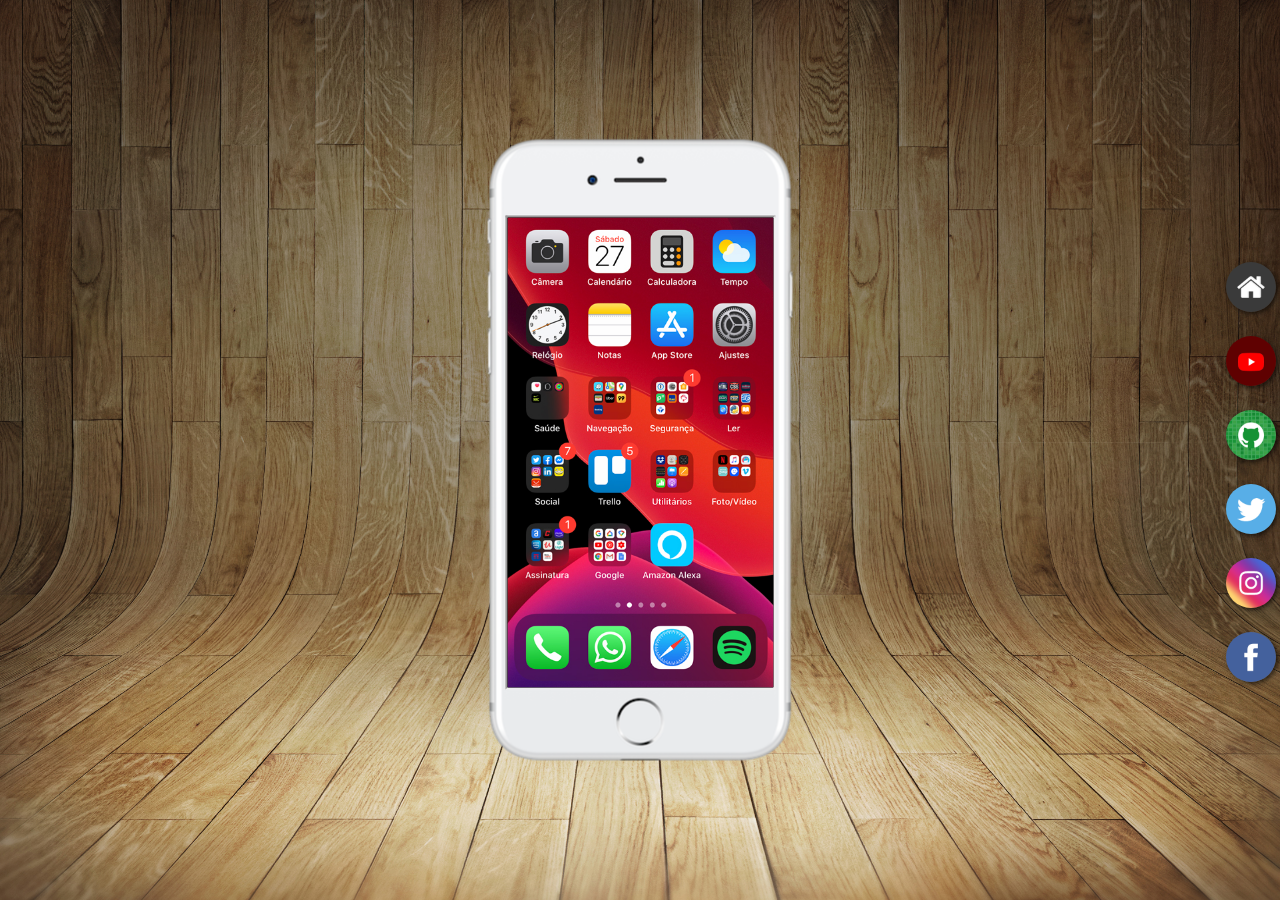
<file: index.html>
<!DOCTYPE html>
<html lang="pt-br">
<head>
    <meta charset="UTF-8">
    <meta name="viewport" content="width=device-width, initial-scale=1.0">
    <title>Projeto redes sociais</title>
    <link rel="shortcut icon" href="favicon.ico" type="image/x-icon">
    <link rel="stylesheet" href="styles/style.css">
</head>
<body>
    <main>
        <section id="phone">
            <iframe src="home.html" name="screen" id="screen">
                Seu navegador não é compativel com iframes T-T
            </iframe>
        </section>
        <section id="bar">
            <a href="home.html" target="screen"><img src="imagens/logo-home.jpg" alt="home"></a><br>
            <a href="youtube.html" target="screen"><img src="imagens/logo-youtube.jpg" alt="Youtube"></a><br>
            <a href="github.html" target="screen"><img src="imagens/logo-github.jpg" alt="GitHub"></a><br>
            <a href="twitter.html" target="screen"><img src="imagens/logo-twitter.jpg" alt="Twitter"></a><br>
            <a href="instagram.html" target="screen"><img src="imagens/logo-instagram.jpg" alt="instagram"></a><br>
            <a href="facebook.html" target="screen"><img src="imagens/logo-facebook.jpg" alt="facebook"></a><br>
        </section>
    </main>
</body>
</html>
</file>
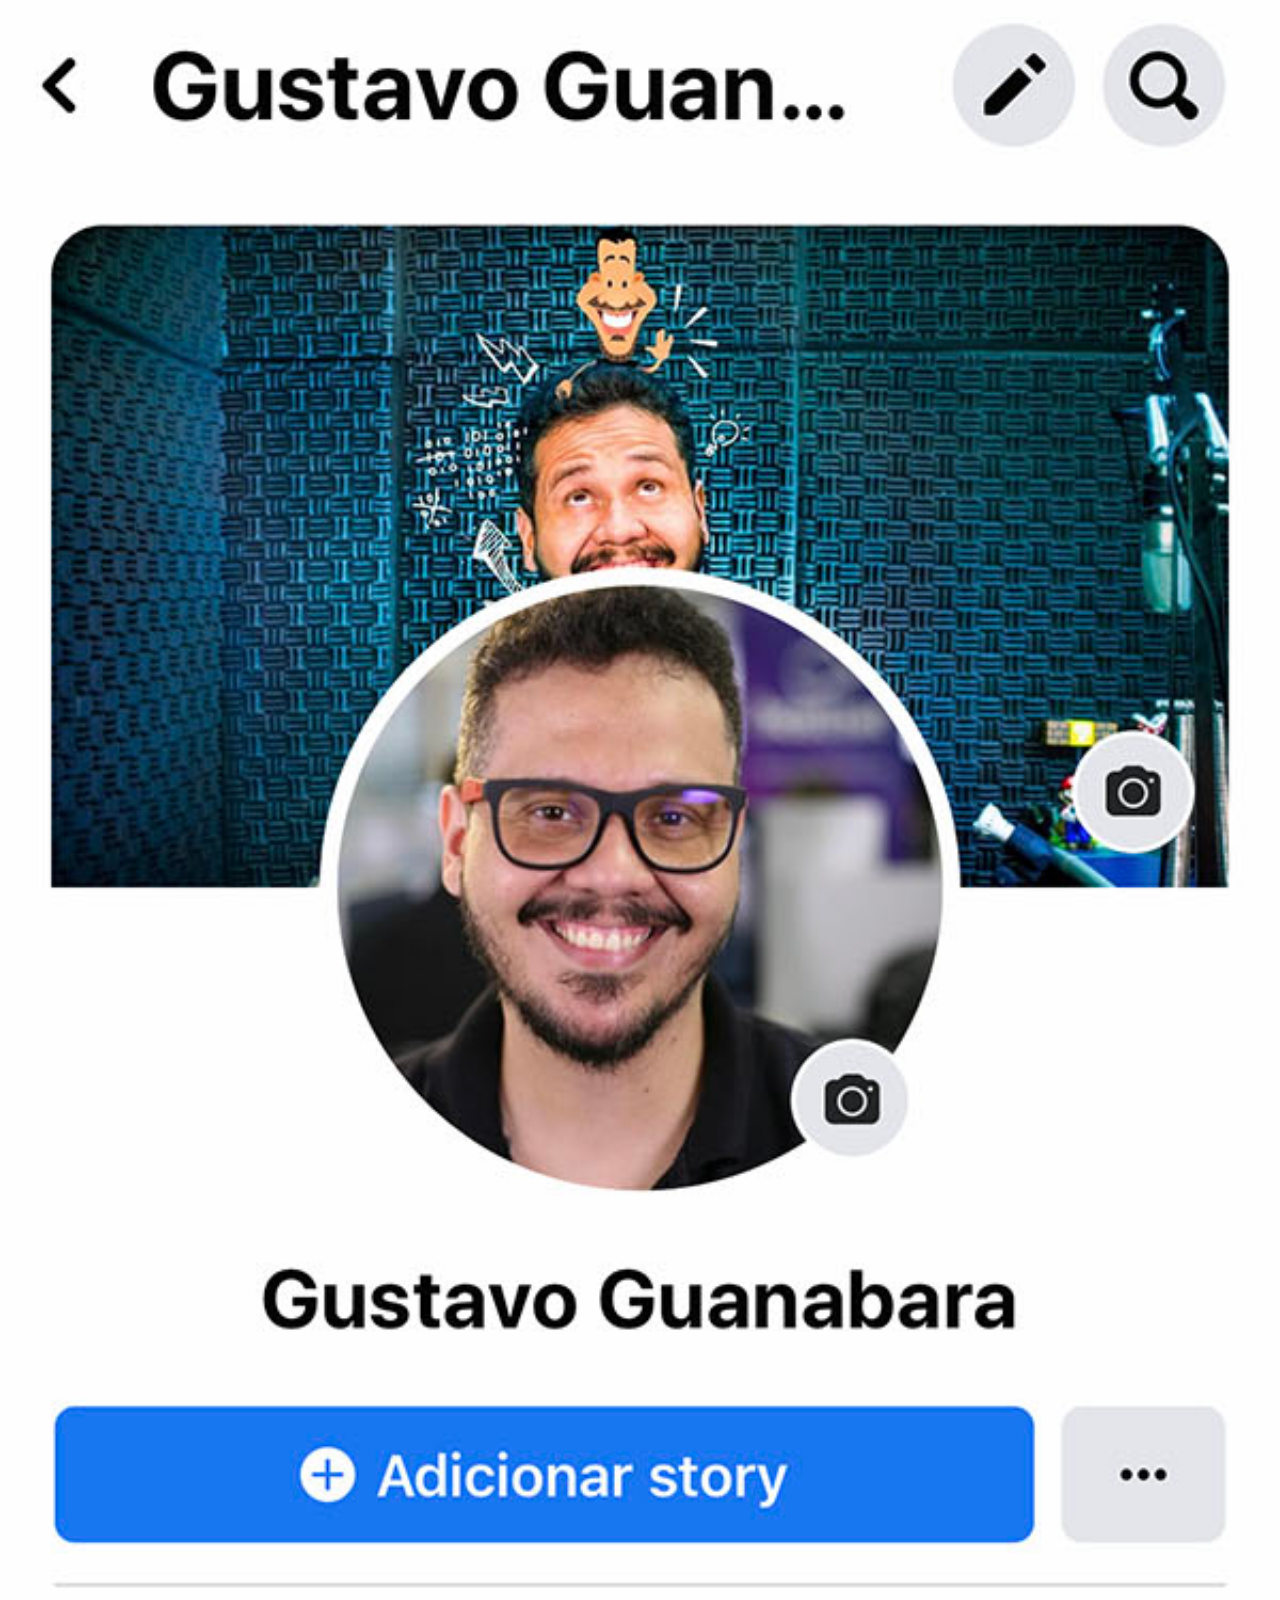
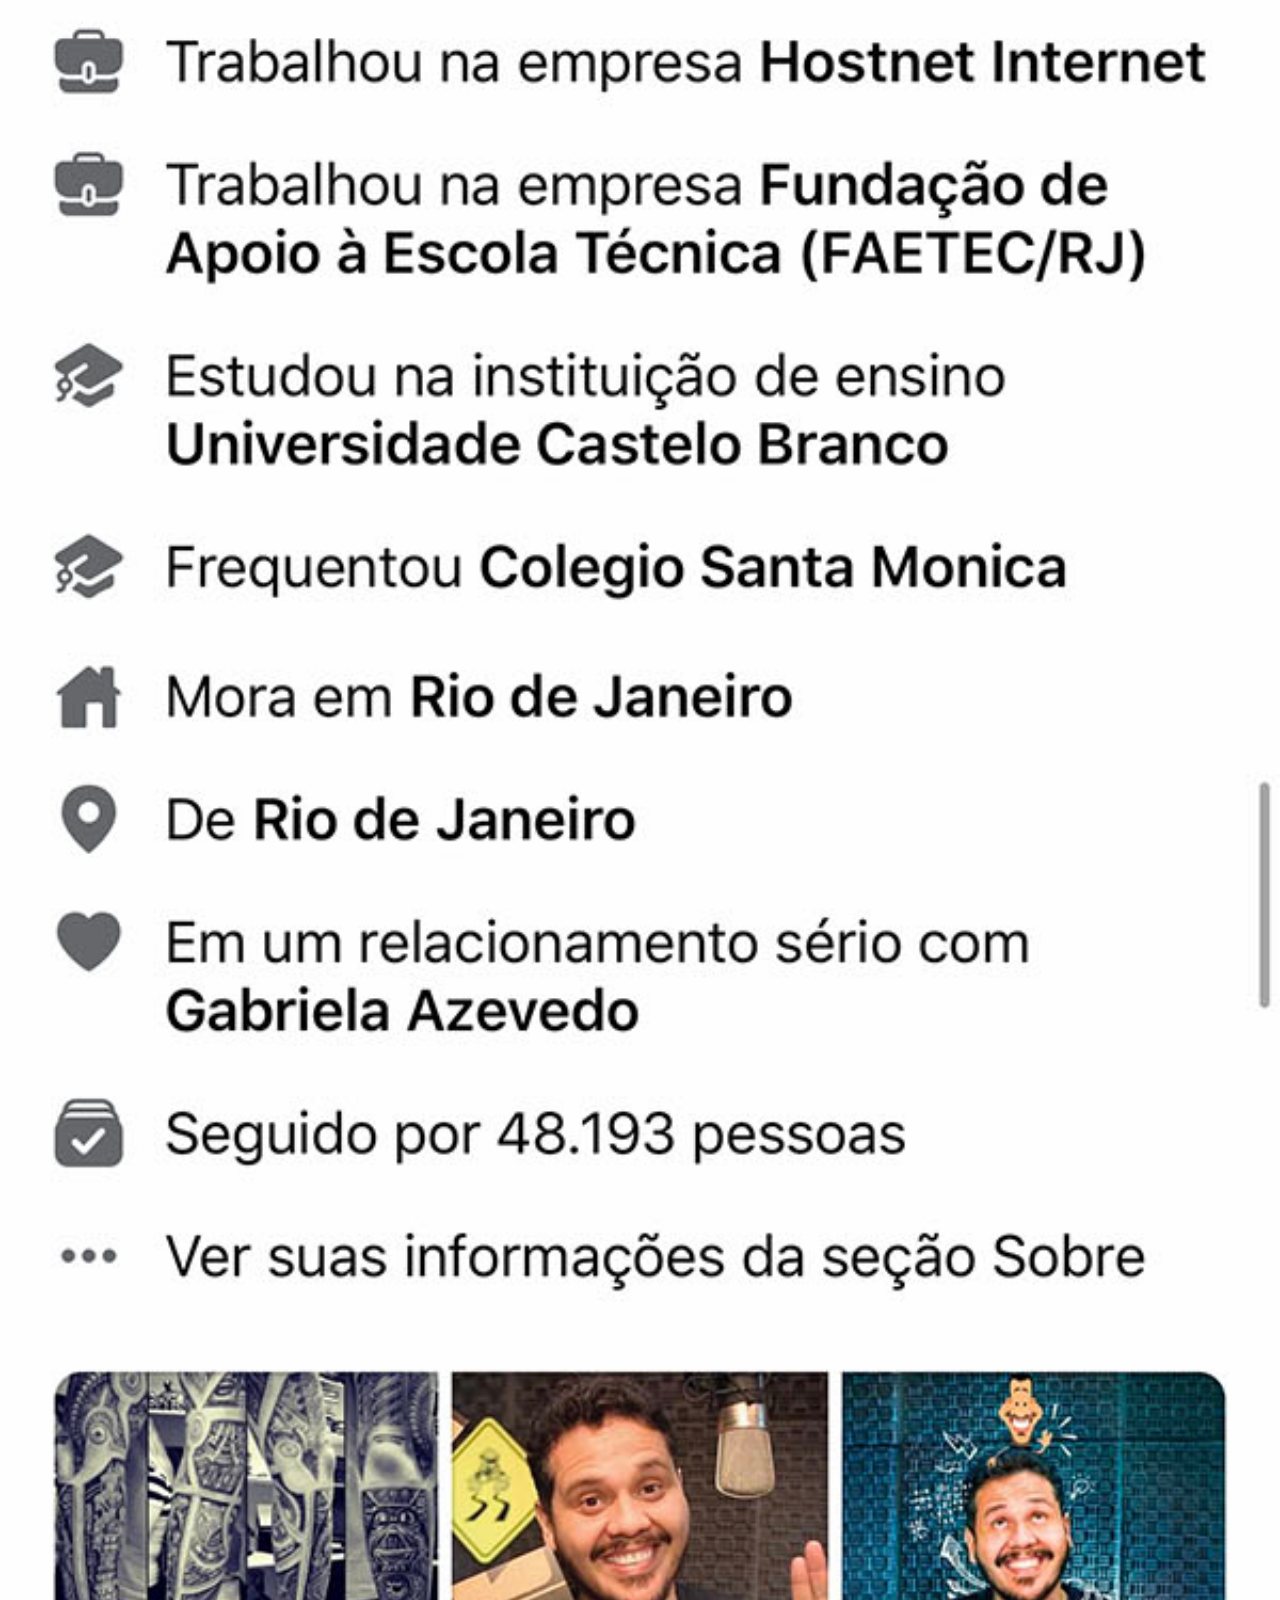
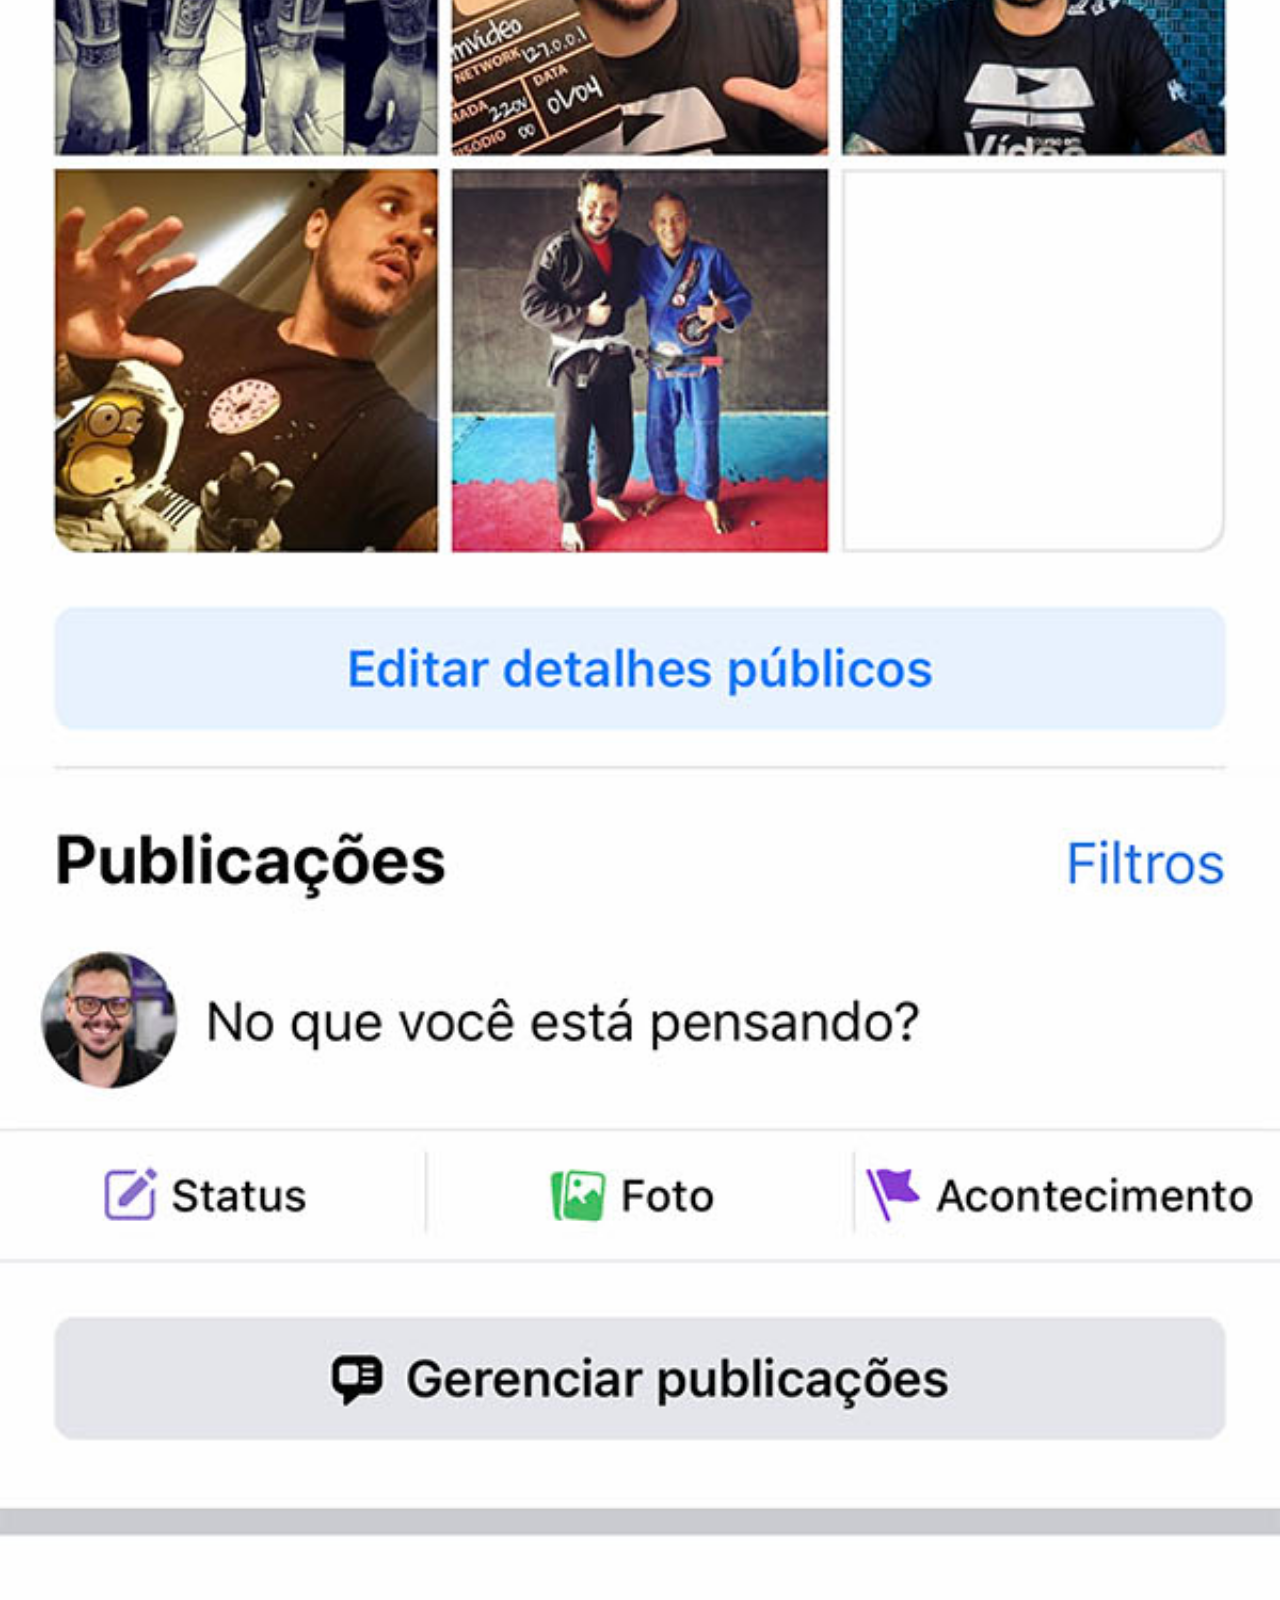
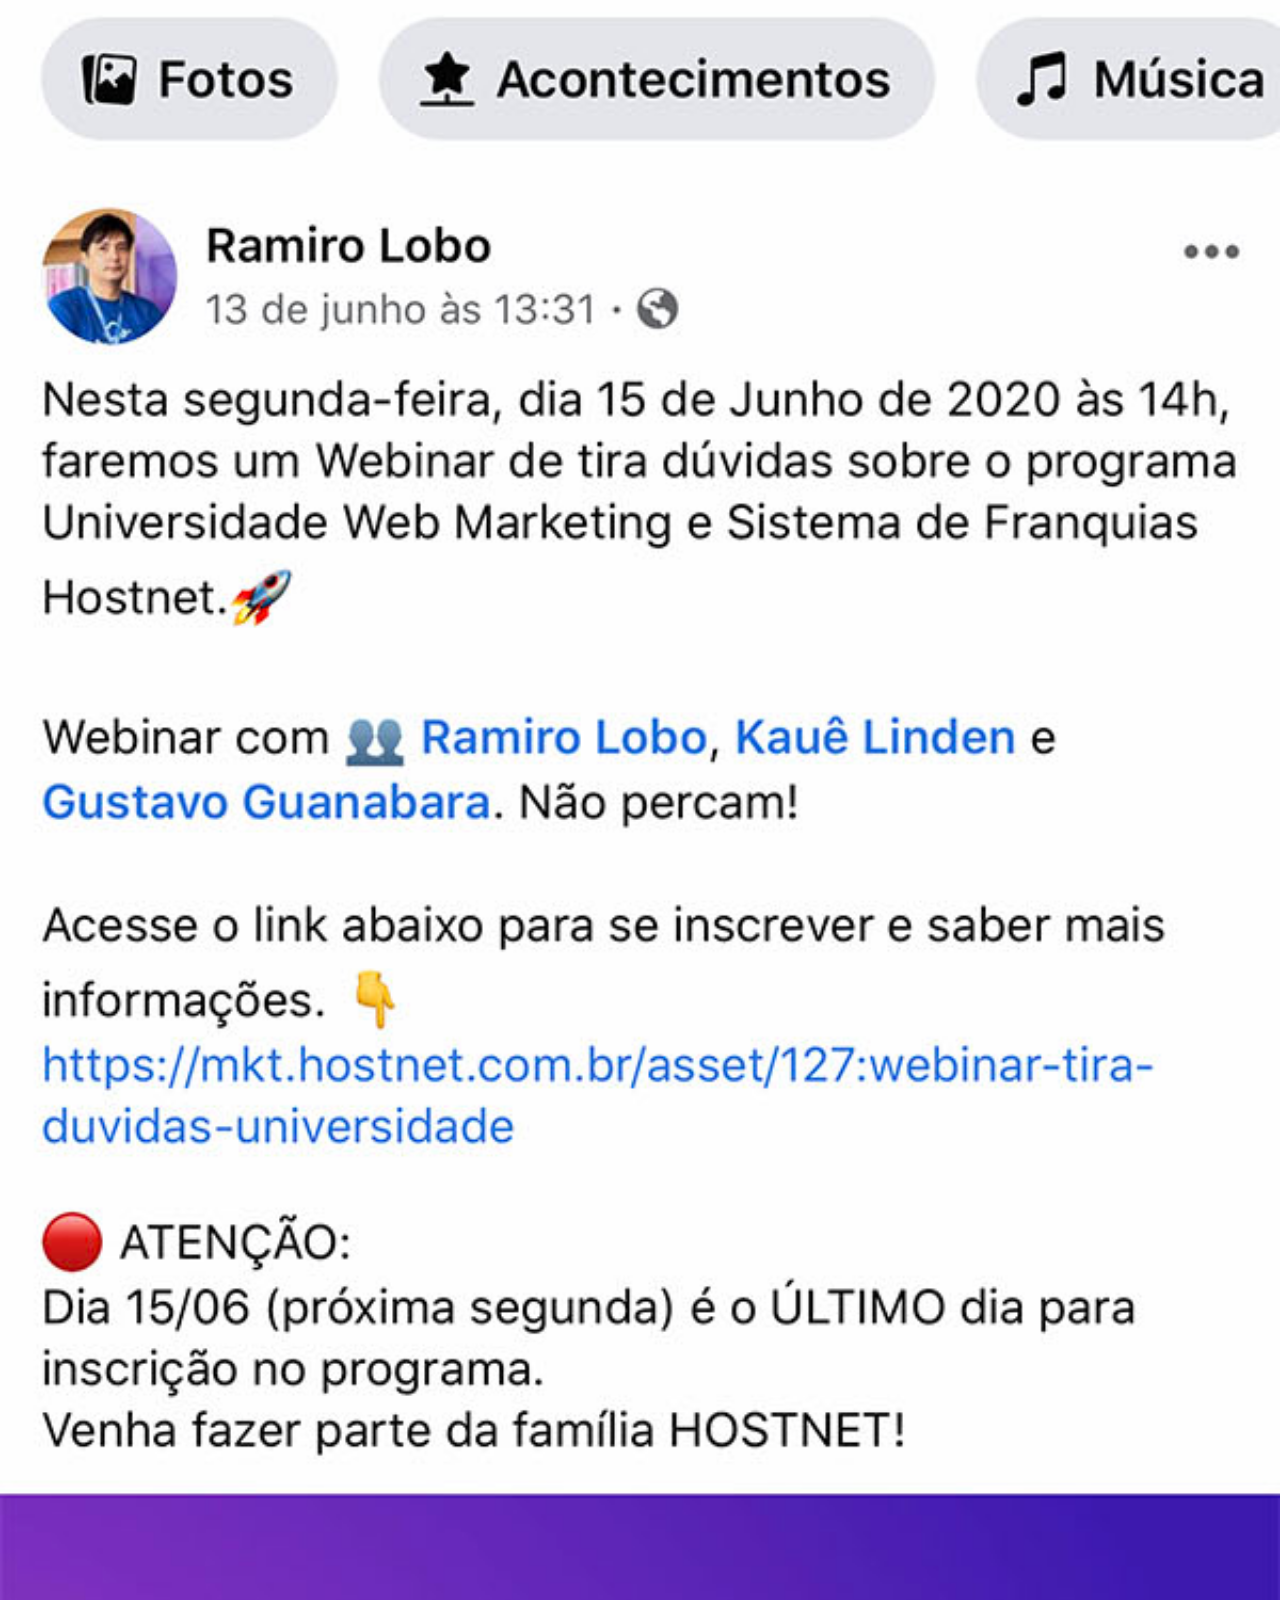
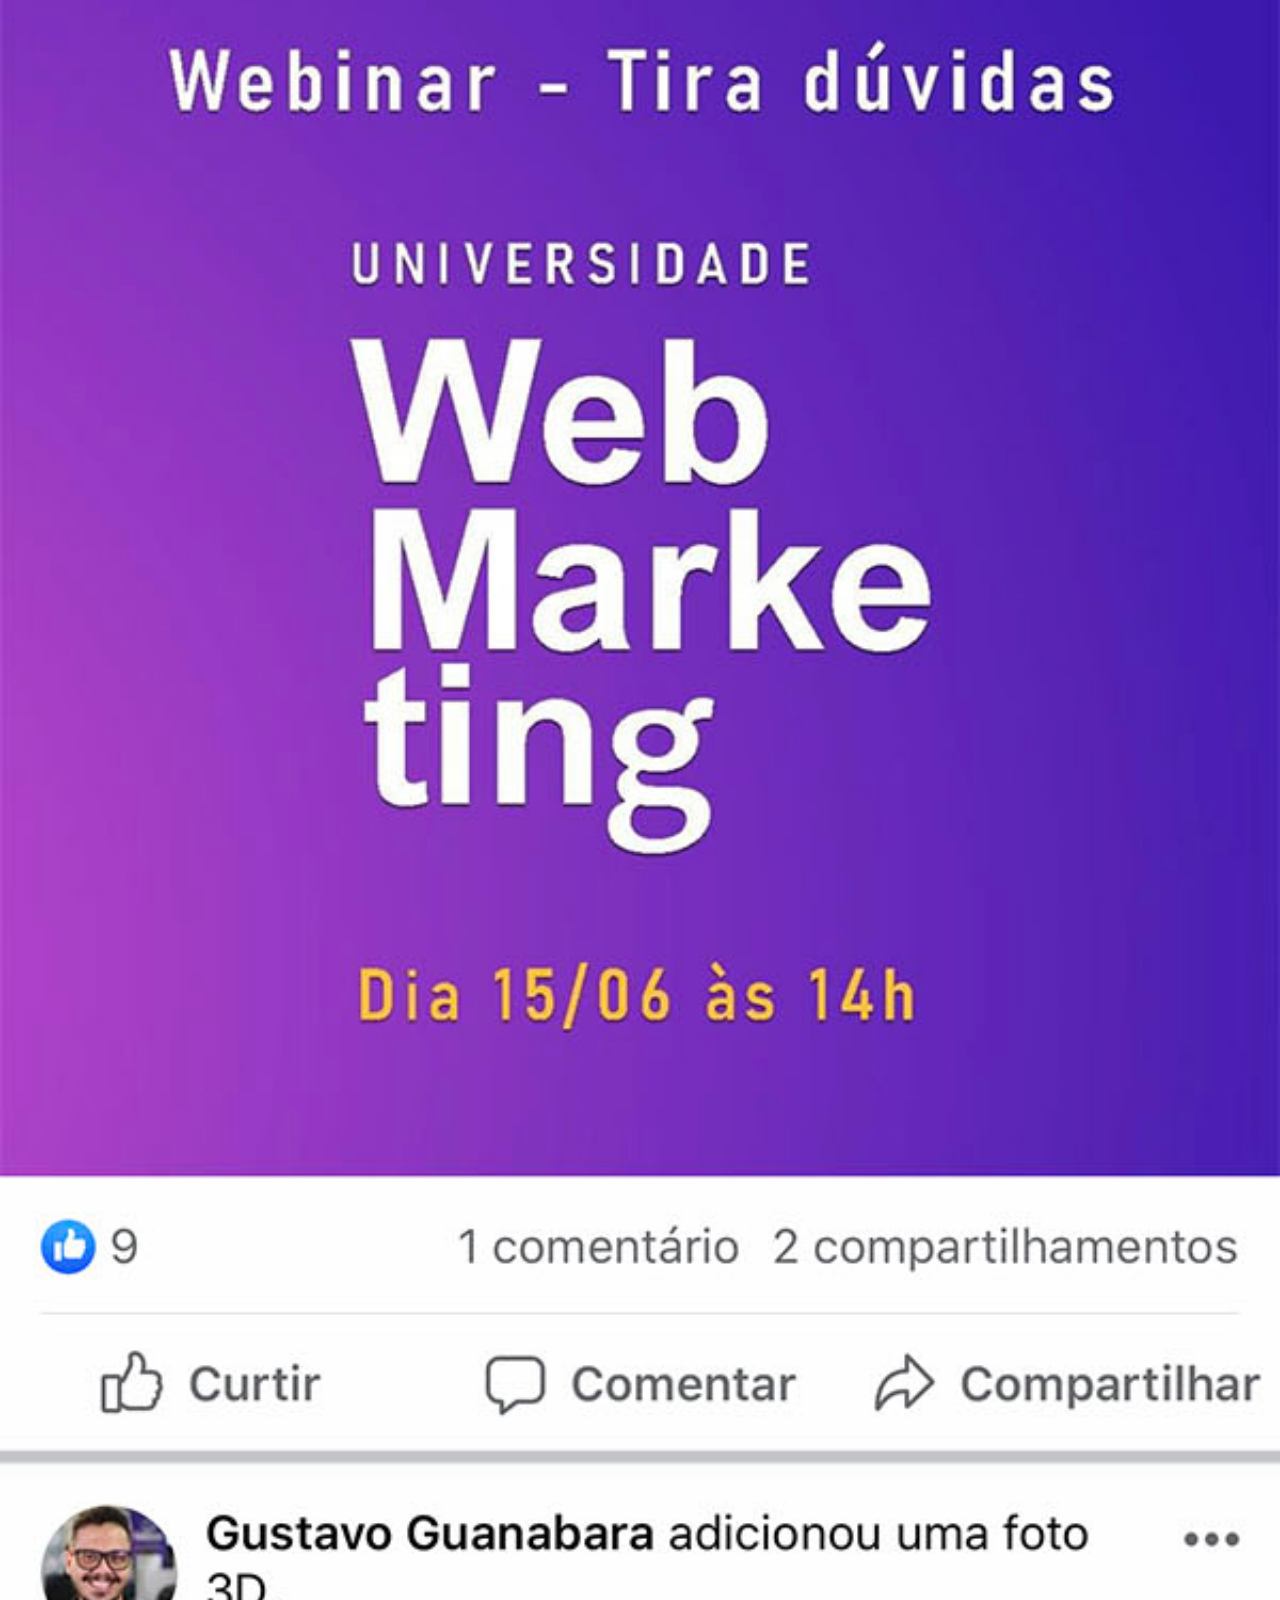
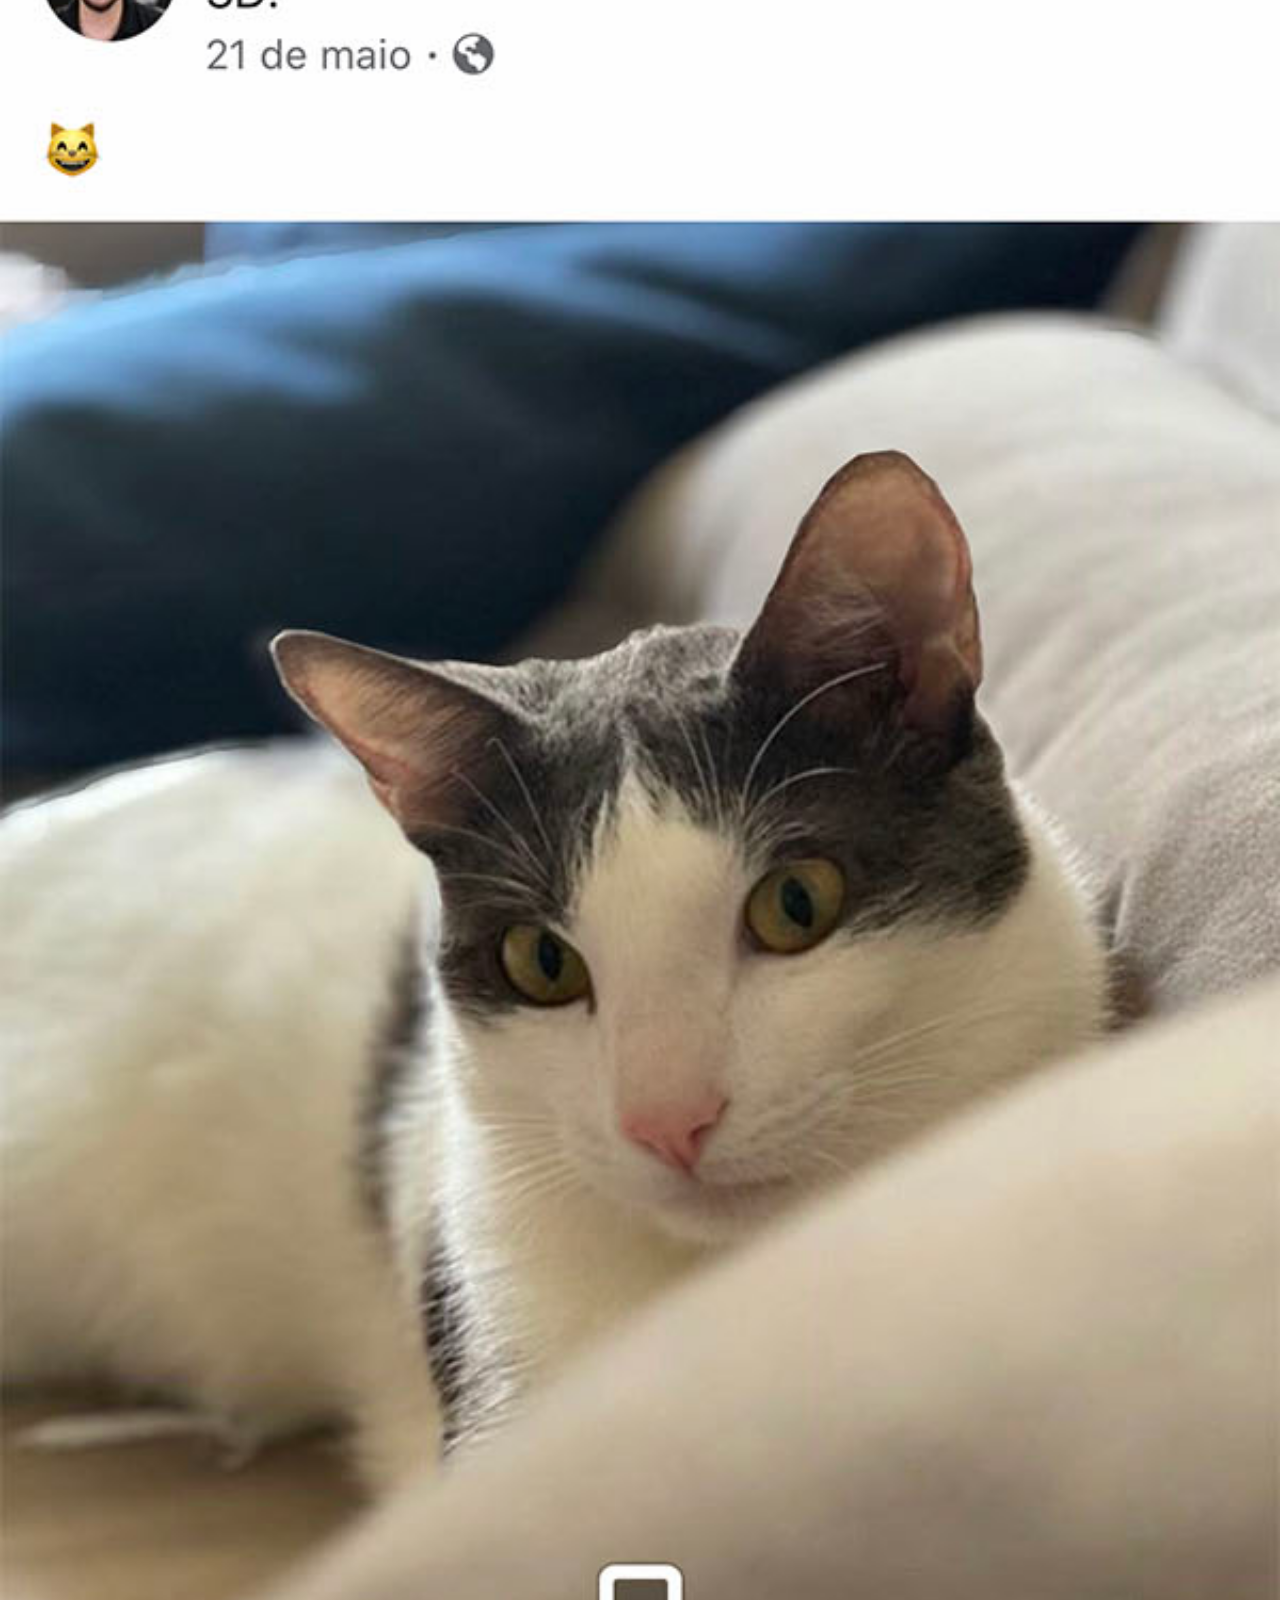
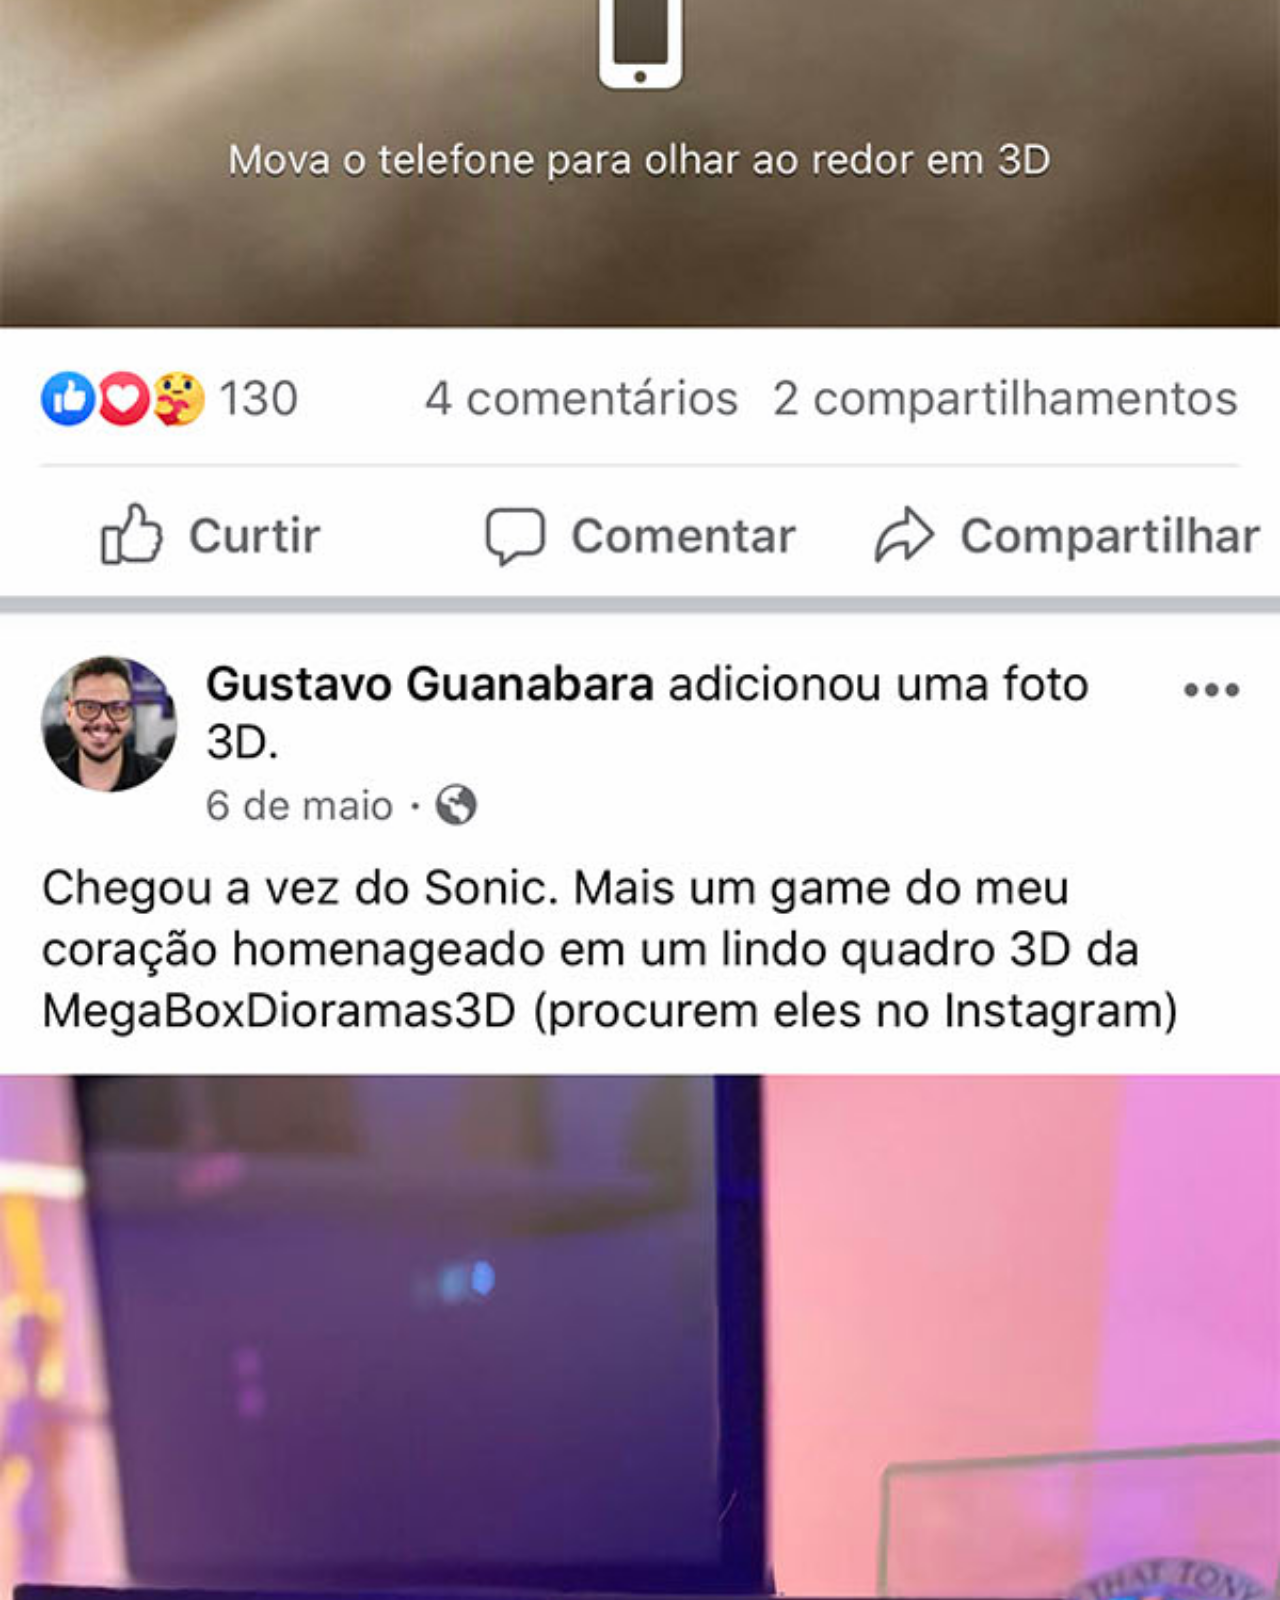
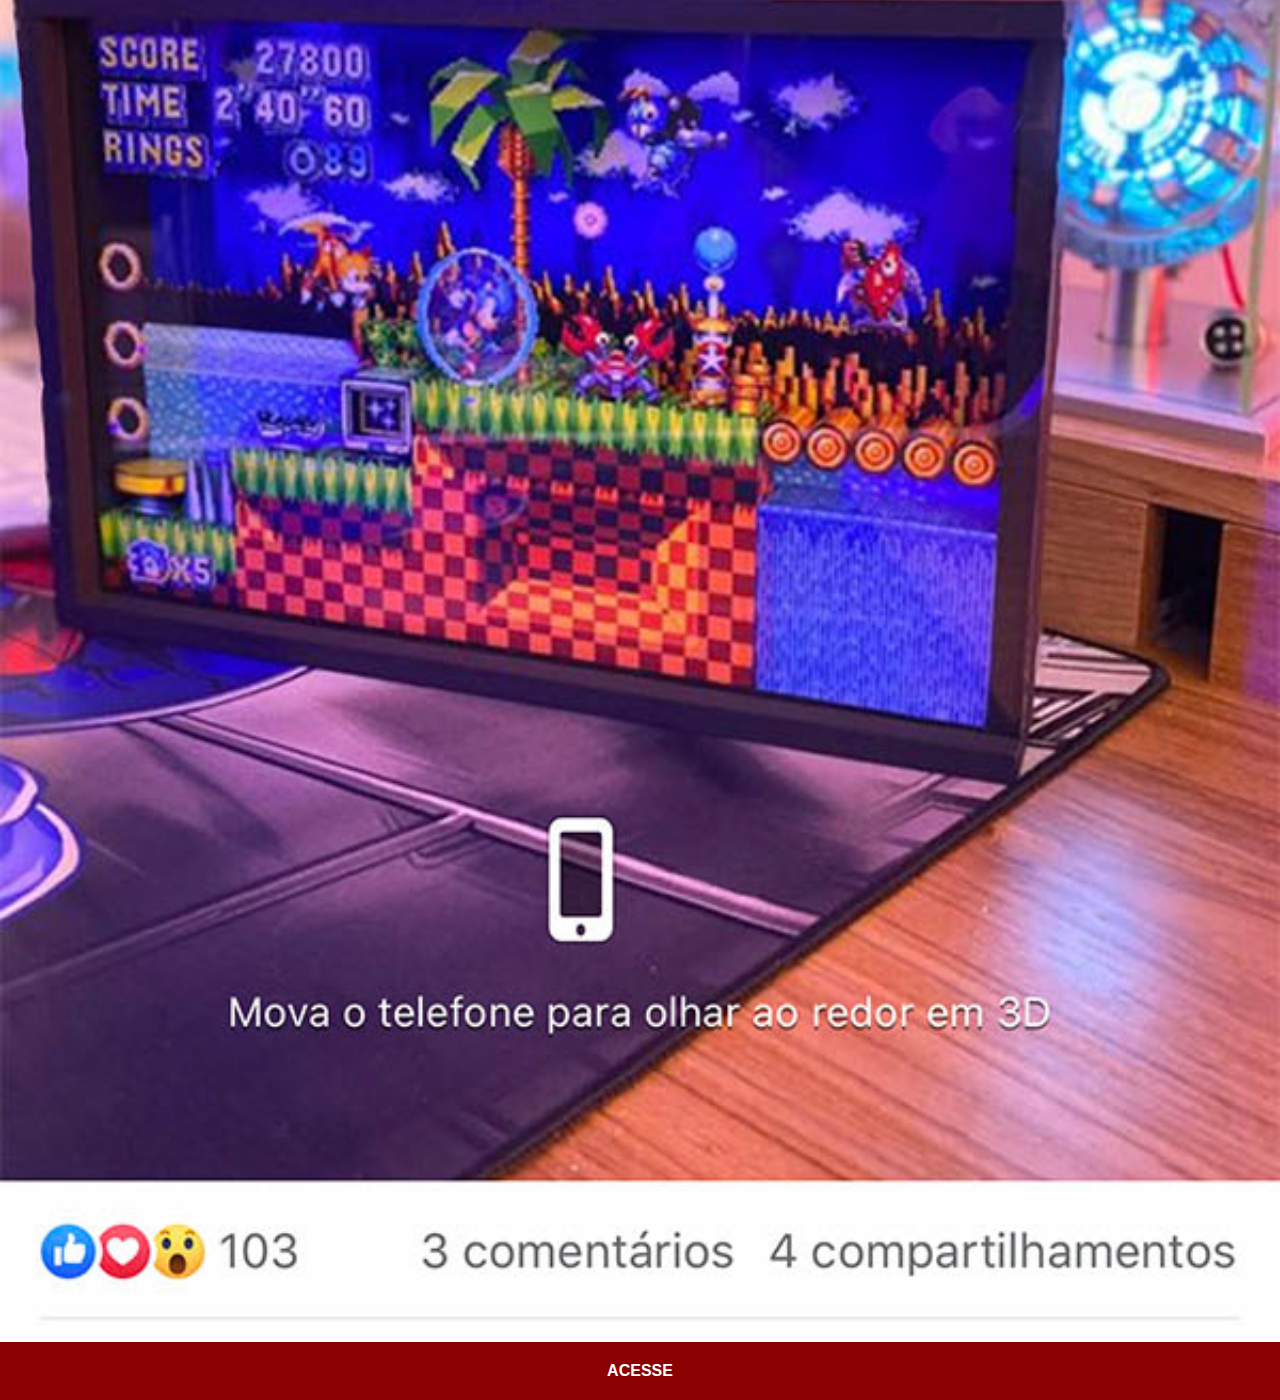
<file: facebook.html>
<!DOCTYPE html>
<html lang="pt-br">
<head>
    <meta charset="UTF-8">
    <meta name="viewport" content="width=device-width, initial-scale=1.0">
    <title>Facebook</title>
    <link rel="stylesheet" href="styles/bar.css">
</head>
<body>
    <img src="imagens/tela-facebook.jpg" alt="Curso em video facebook screen">
    <a href="https://www.facebook.com/gustavoguanabara/?locale=pt_BR" target="_blank">ACESSE</a>
</body>
</html>
</file>
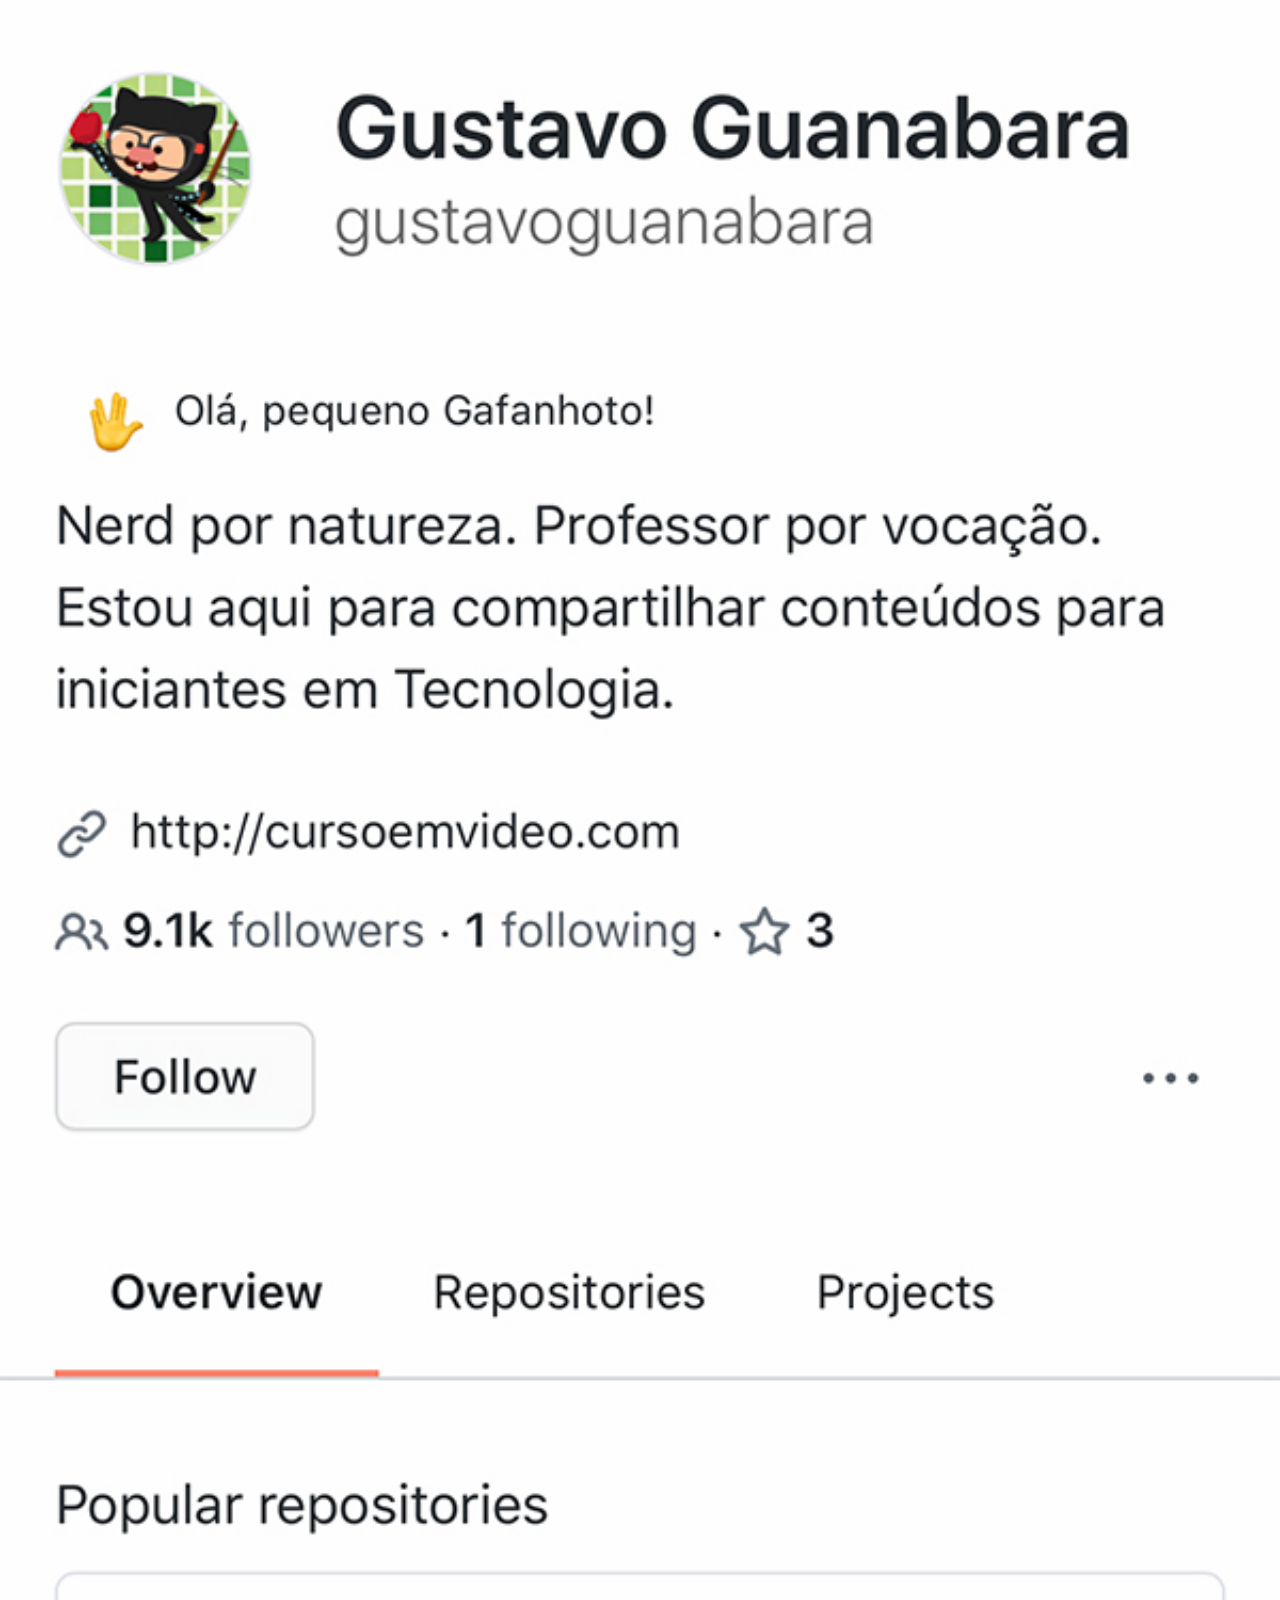
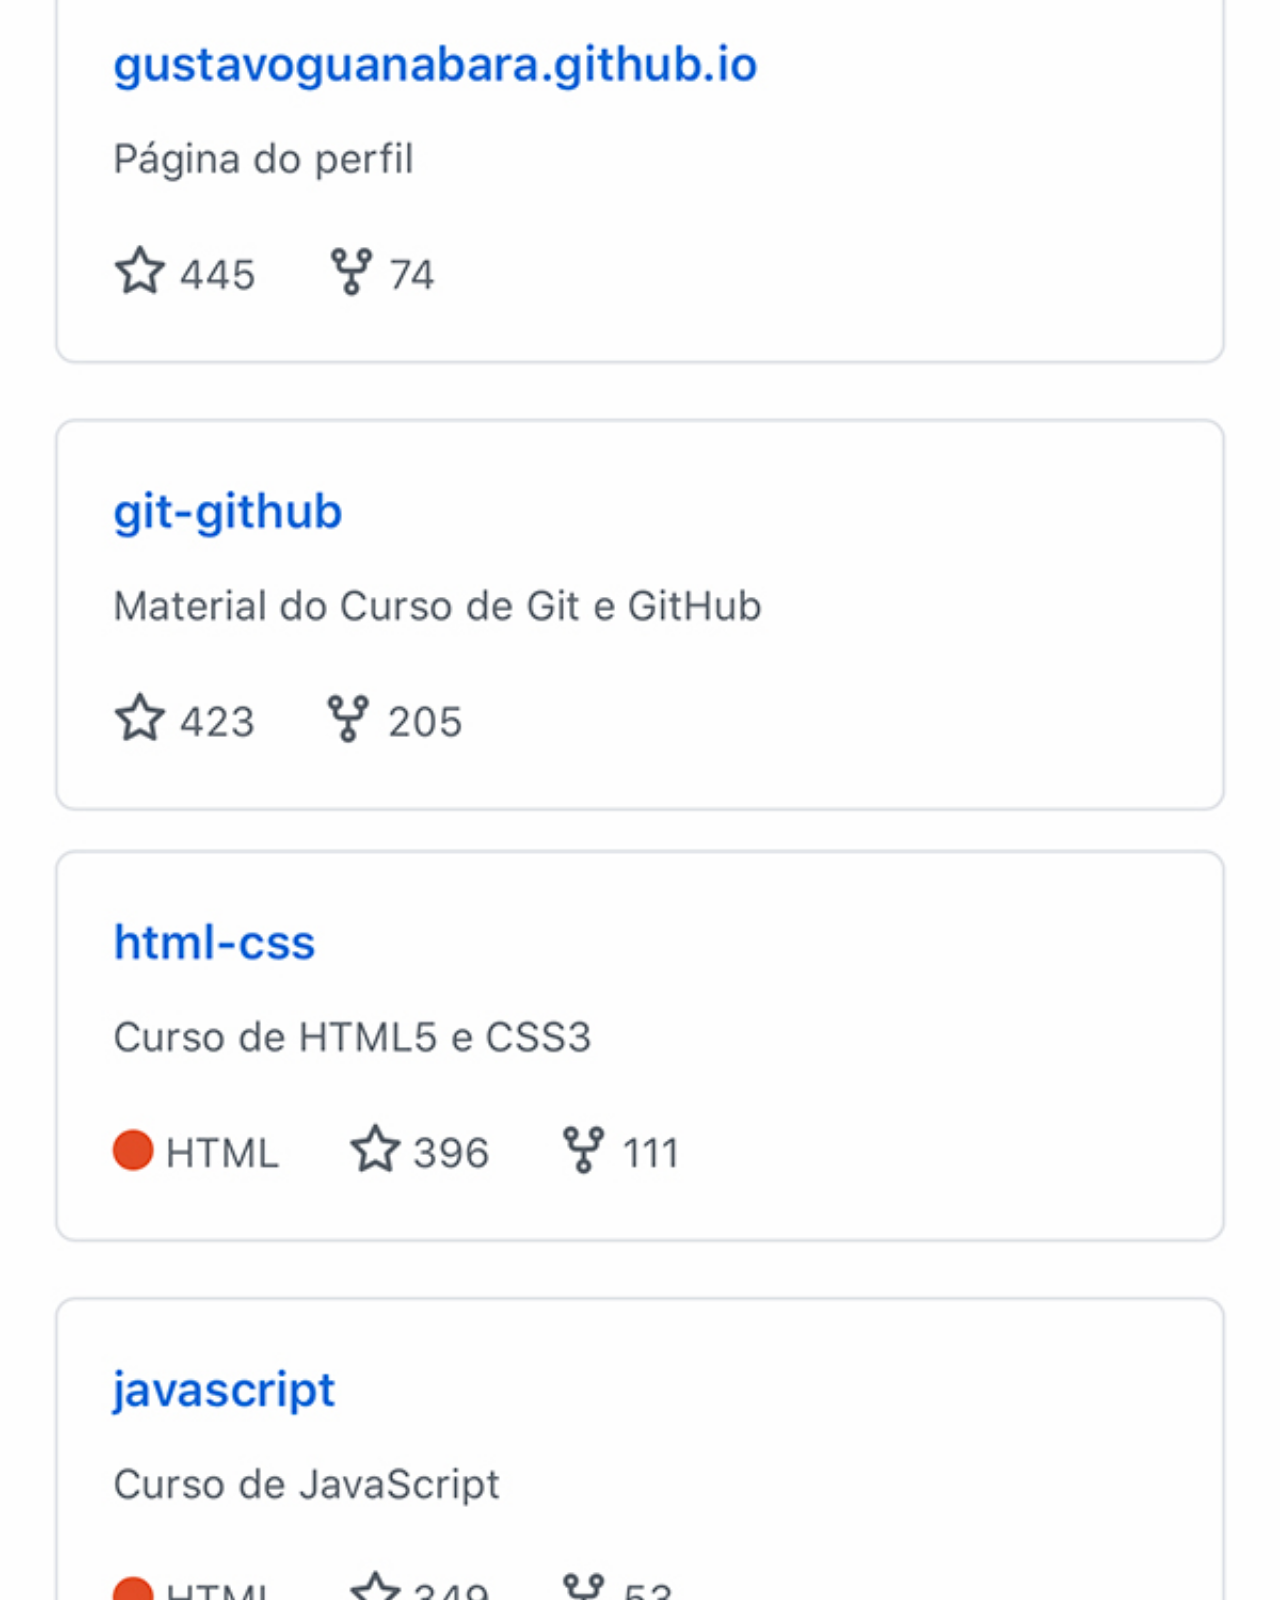
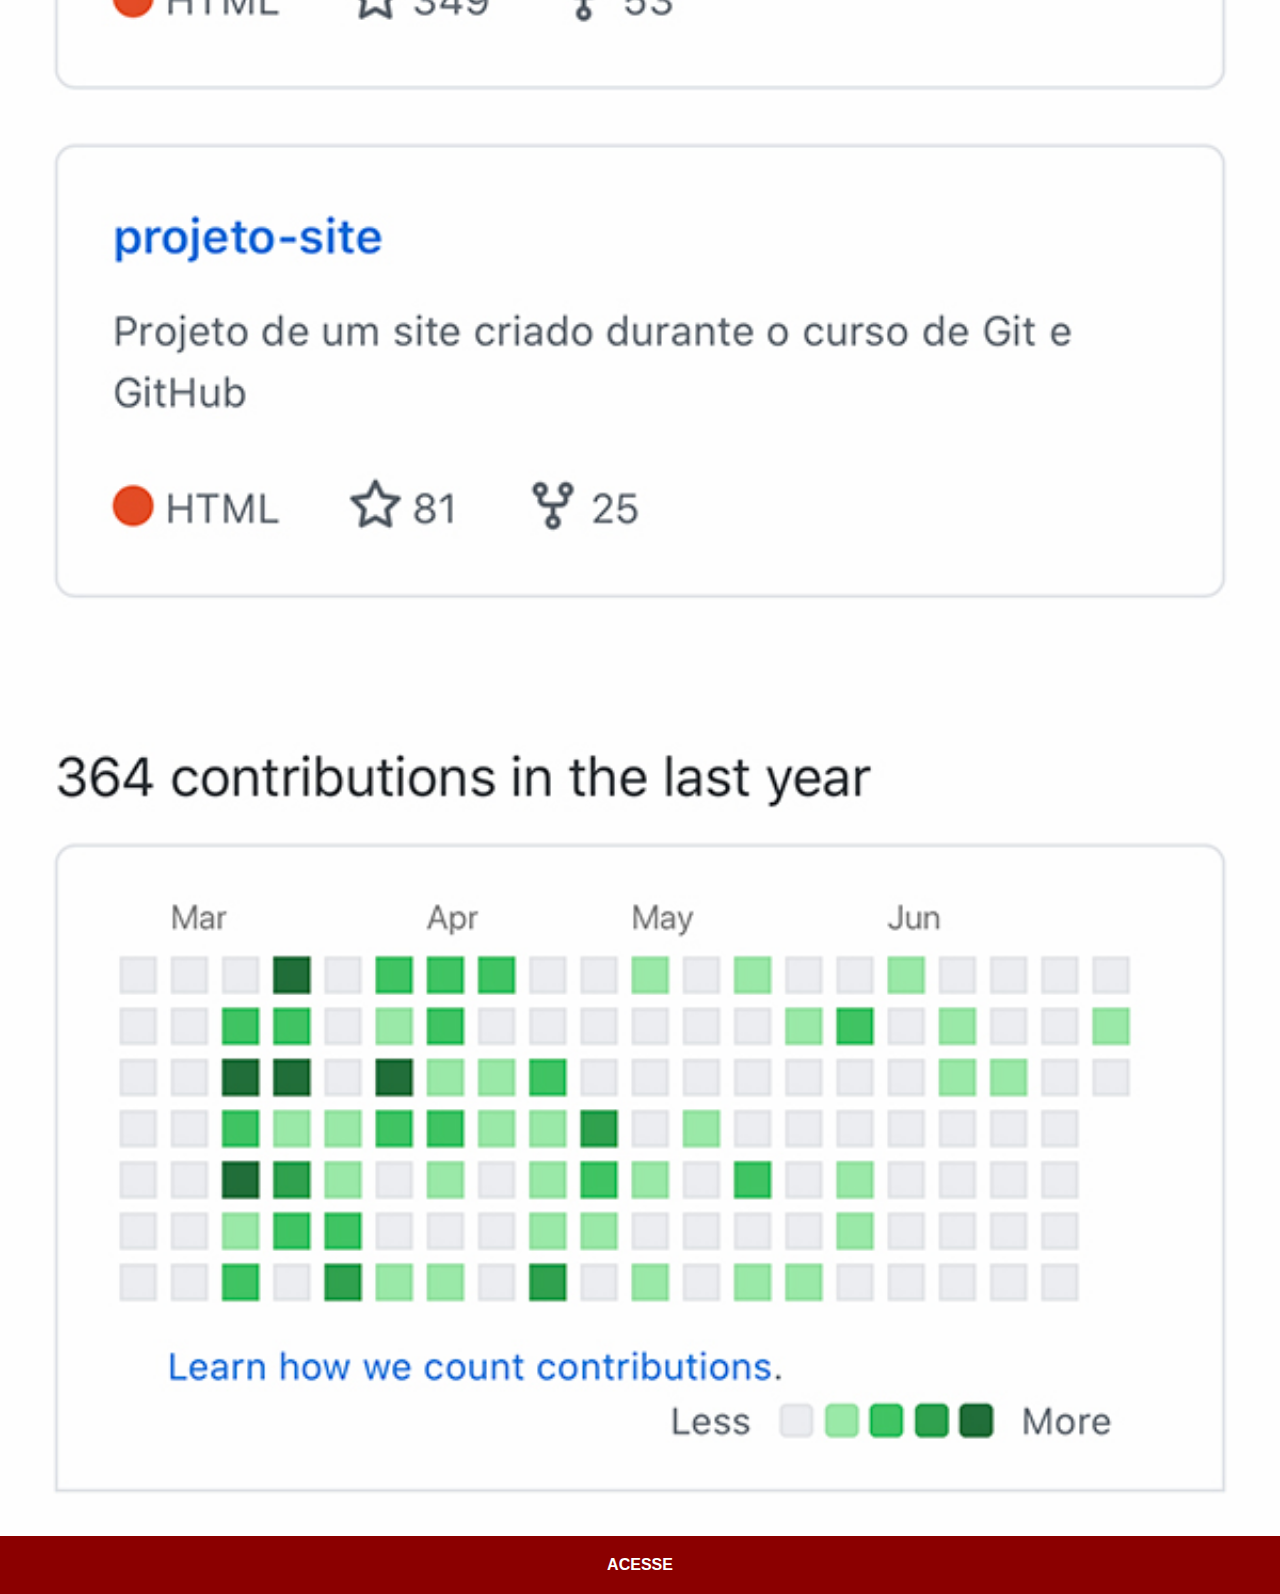
<file: github.html>
<!DOCTYPE html>
<html lang="pt-br">
<head>
    <meta charset="UTF-8">
    <meta name="viewport" content="width=device-width, initial-scale=1.0">
    <title>Github</title>
    <link rel="stylesheet" href="styles/bar.css">
</head>
<body>
    <img src="imagens/tela-github.jpg" alt="Curso em video github screen">
    <a href="https://github.com/gustavoguanabara" target="_blank">ACESSE</a>
</body>
</html>
</file>
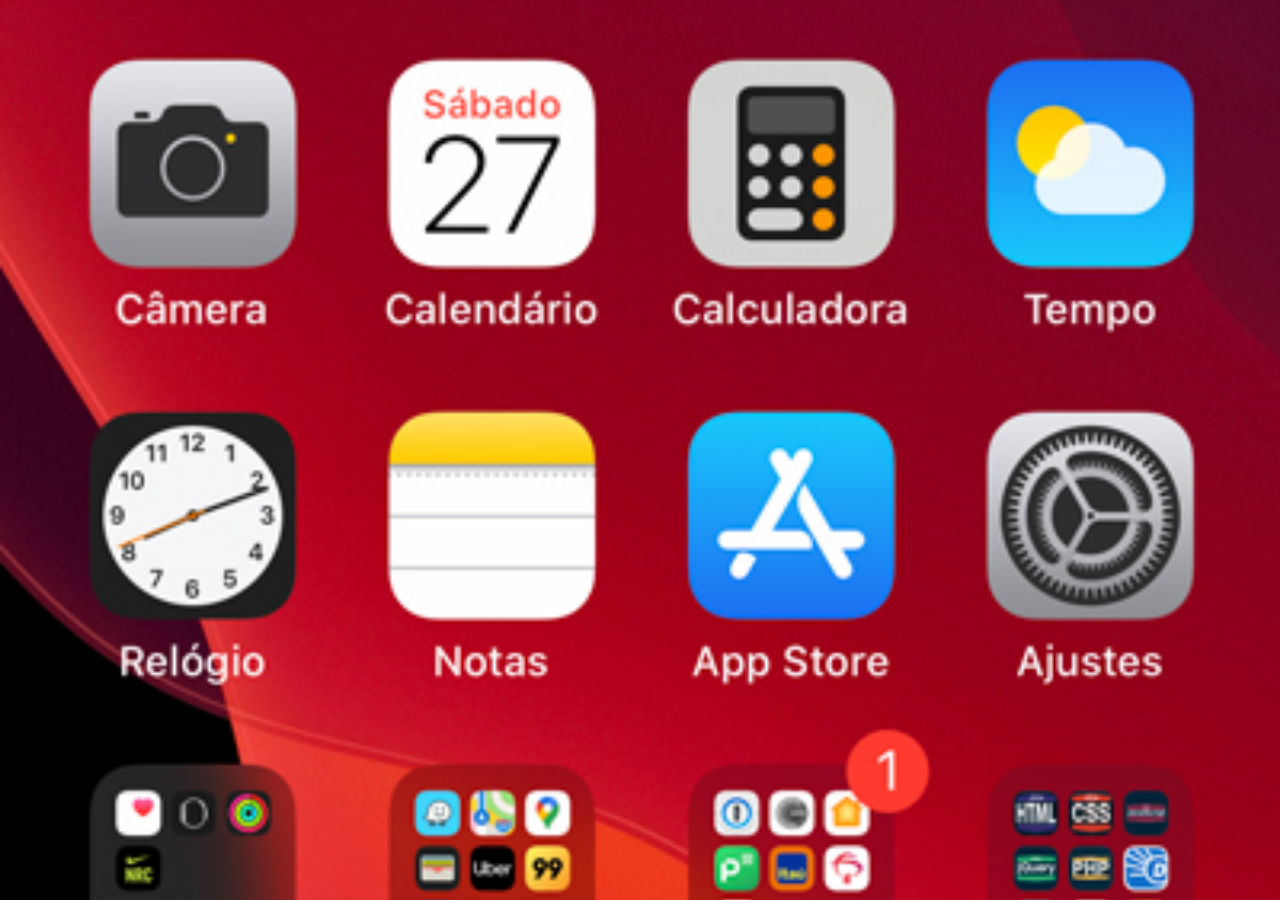
<file: home.html>
<!DOCTYPE html>
<html lang="pt-br">
<head>
    <meta charset="UTF-8">
    <meta name="viewport" content="width=device-width, initial-scale=1.0">
    <title>Home</title>
    <style>
        *{
            margin: 0px;
            padding: 0px;
        }
        body{
            width: 100vw;
            height: 100vh;
            background: black url('imagens/tela-home.jpg') no-repeat top center;
            background-size: cover;
        }
    </style>
</head>
<body>
    
</body>
</html>
</file>
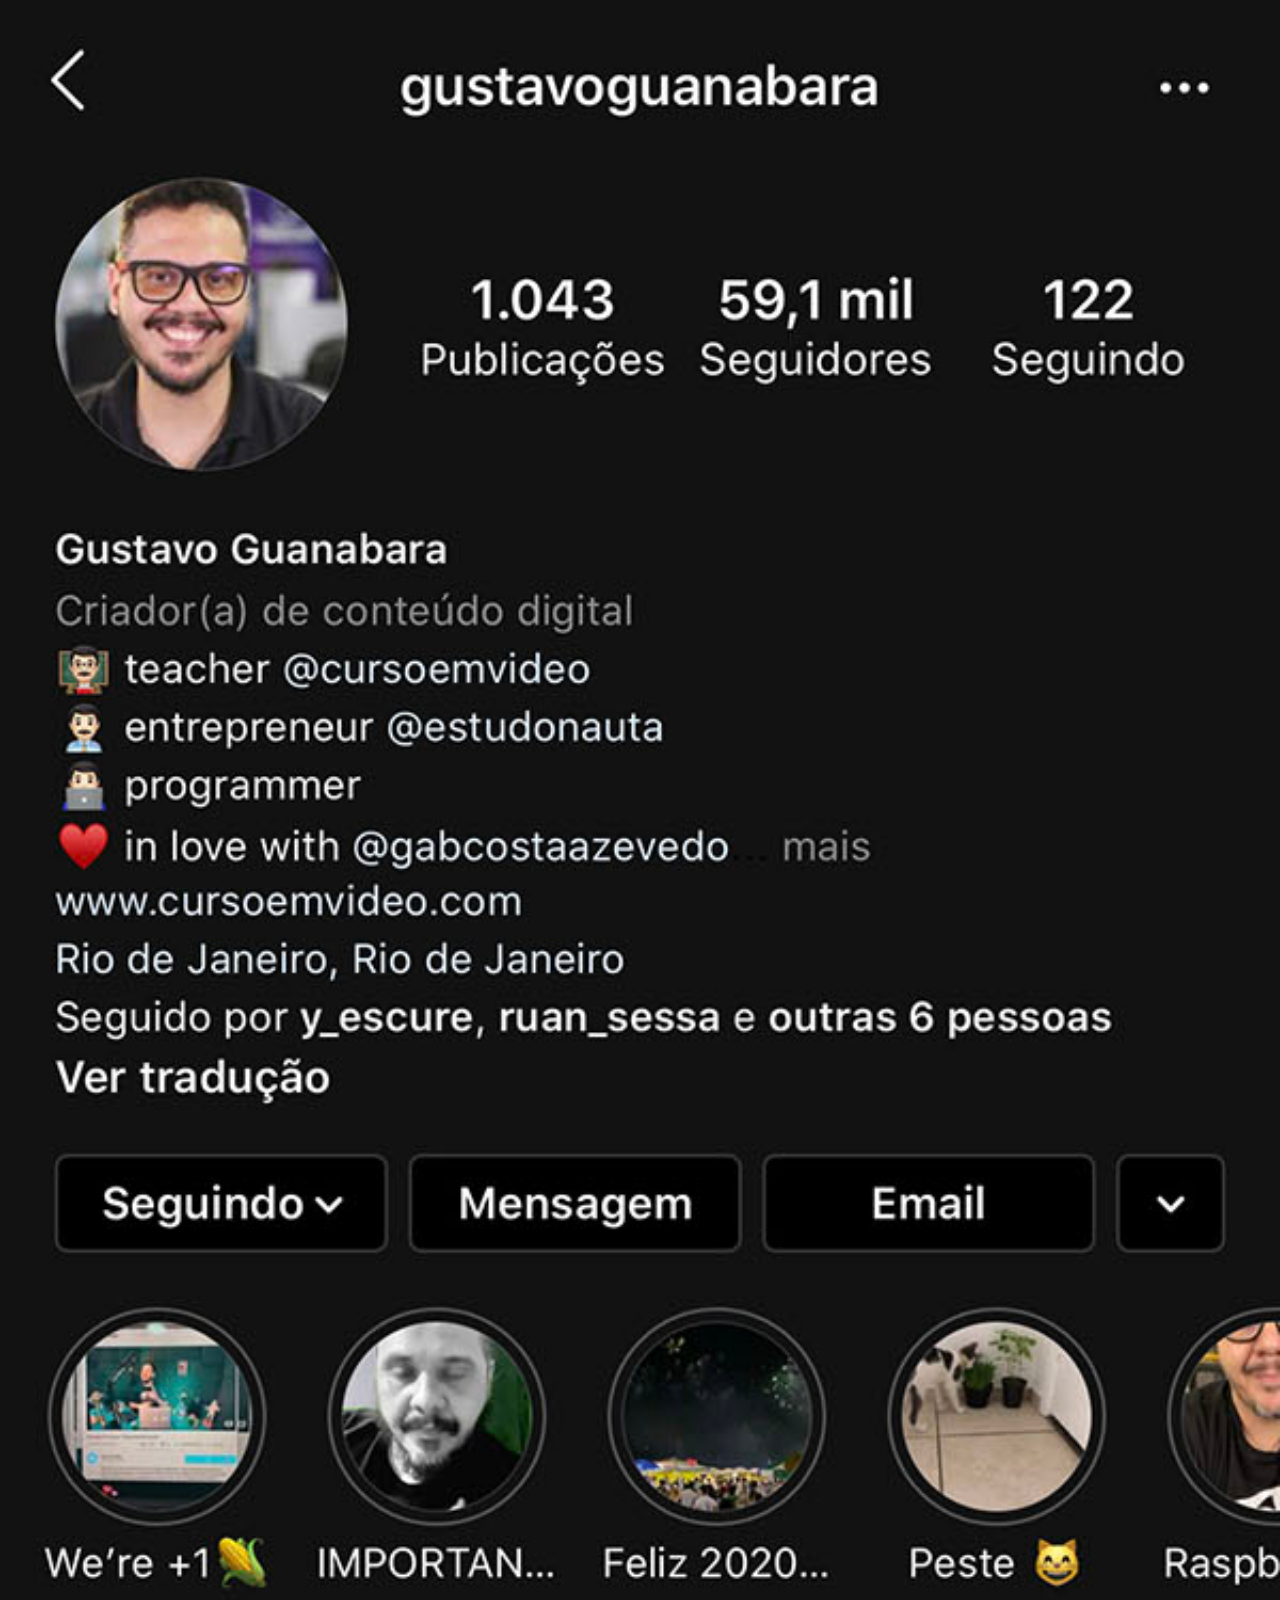
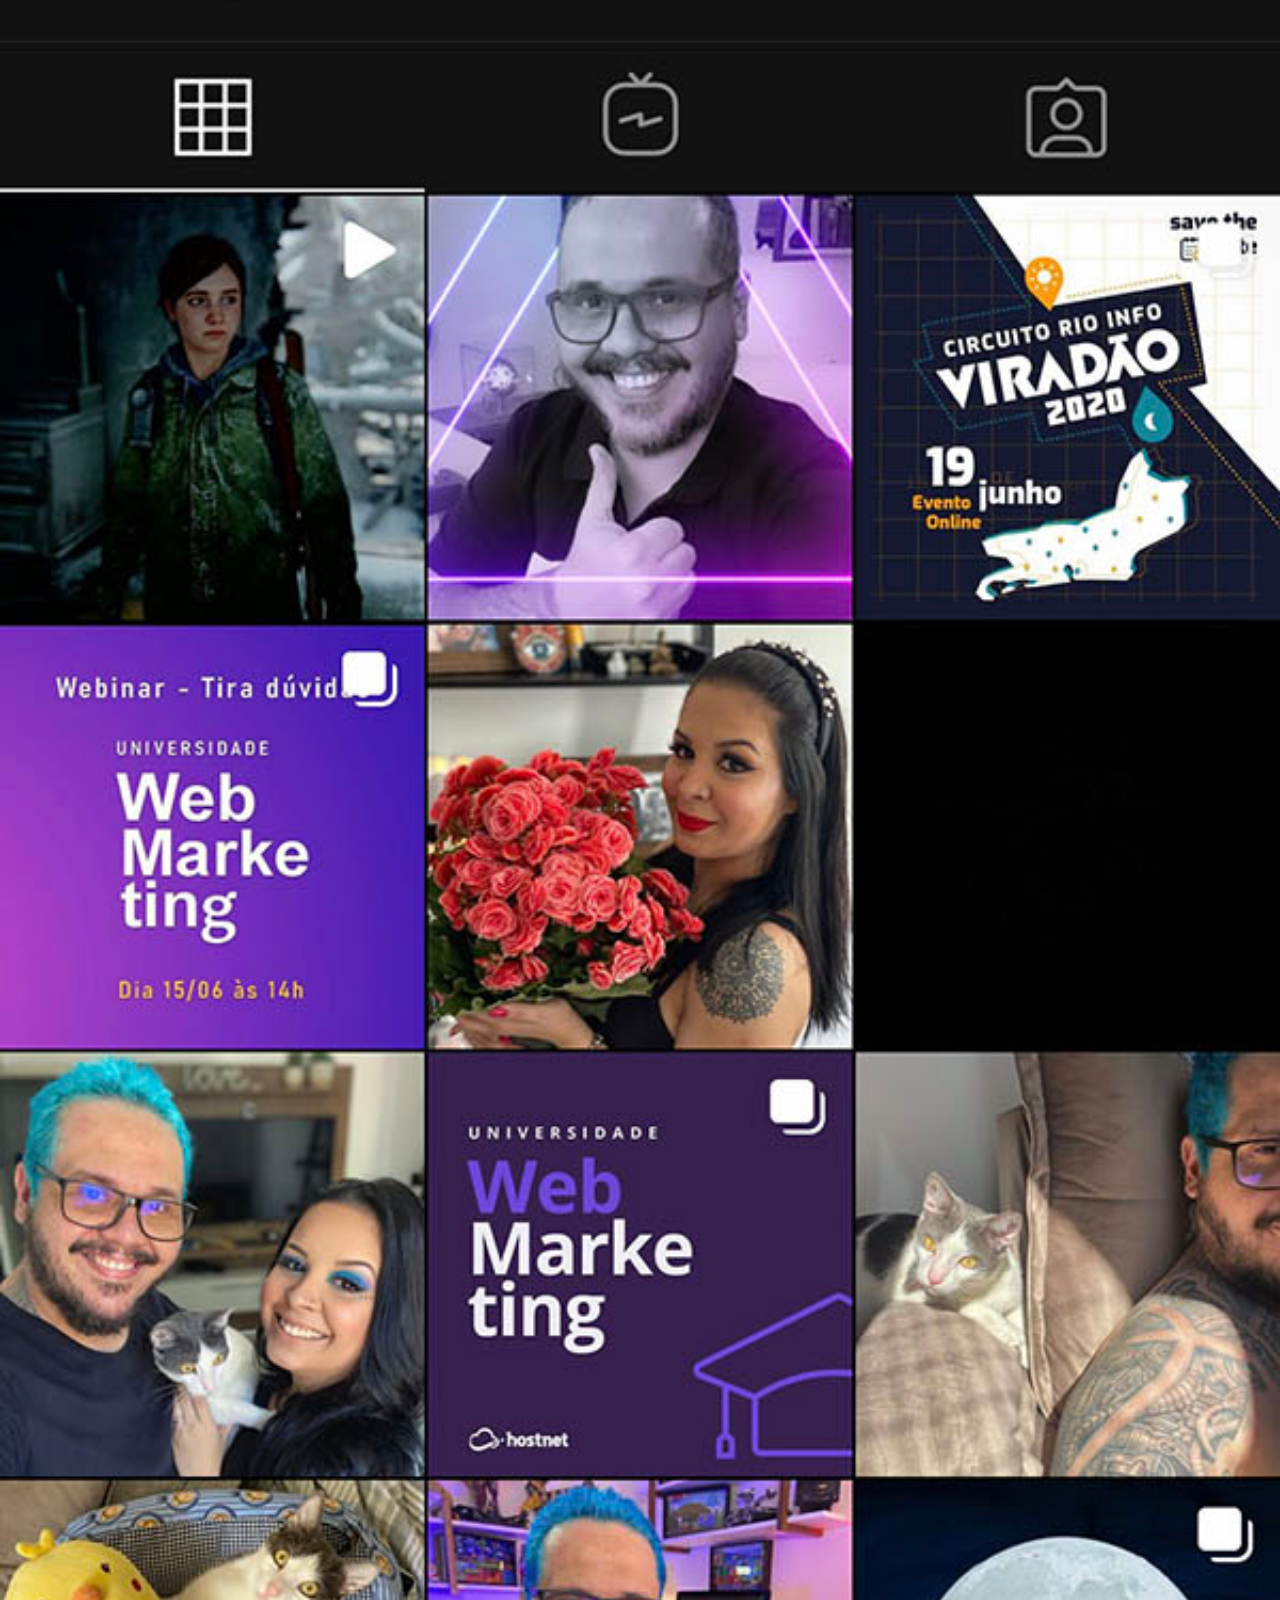
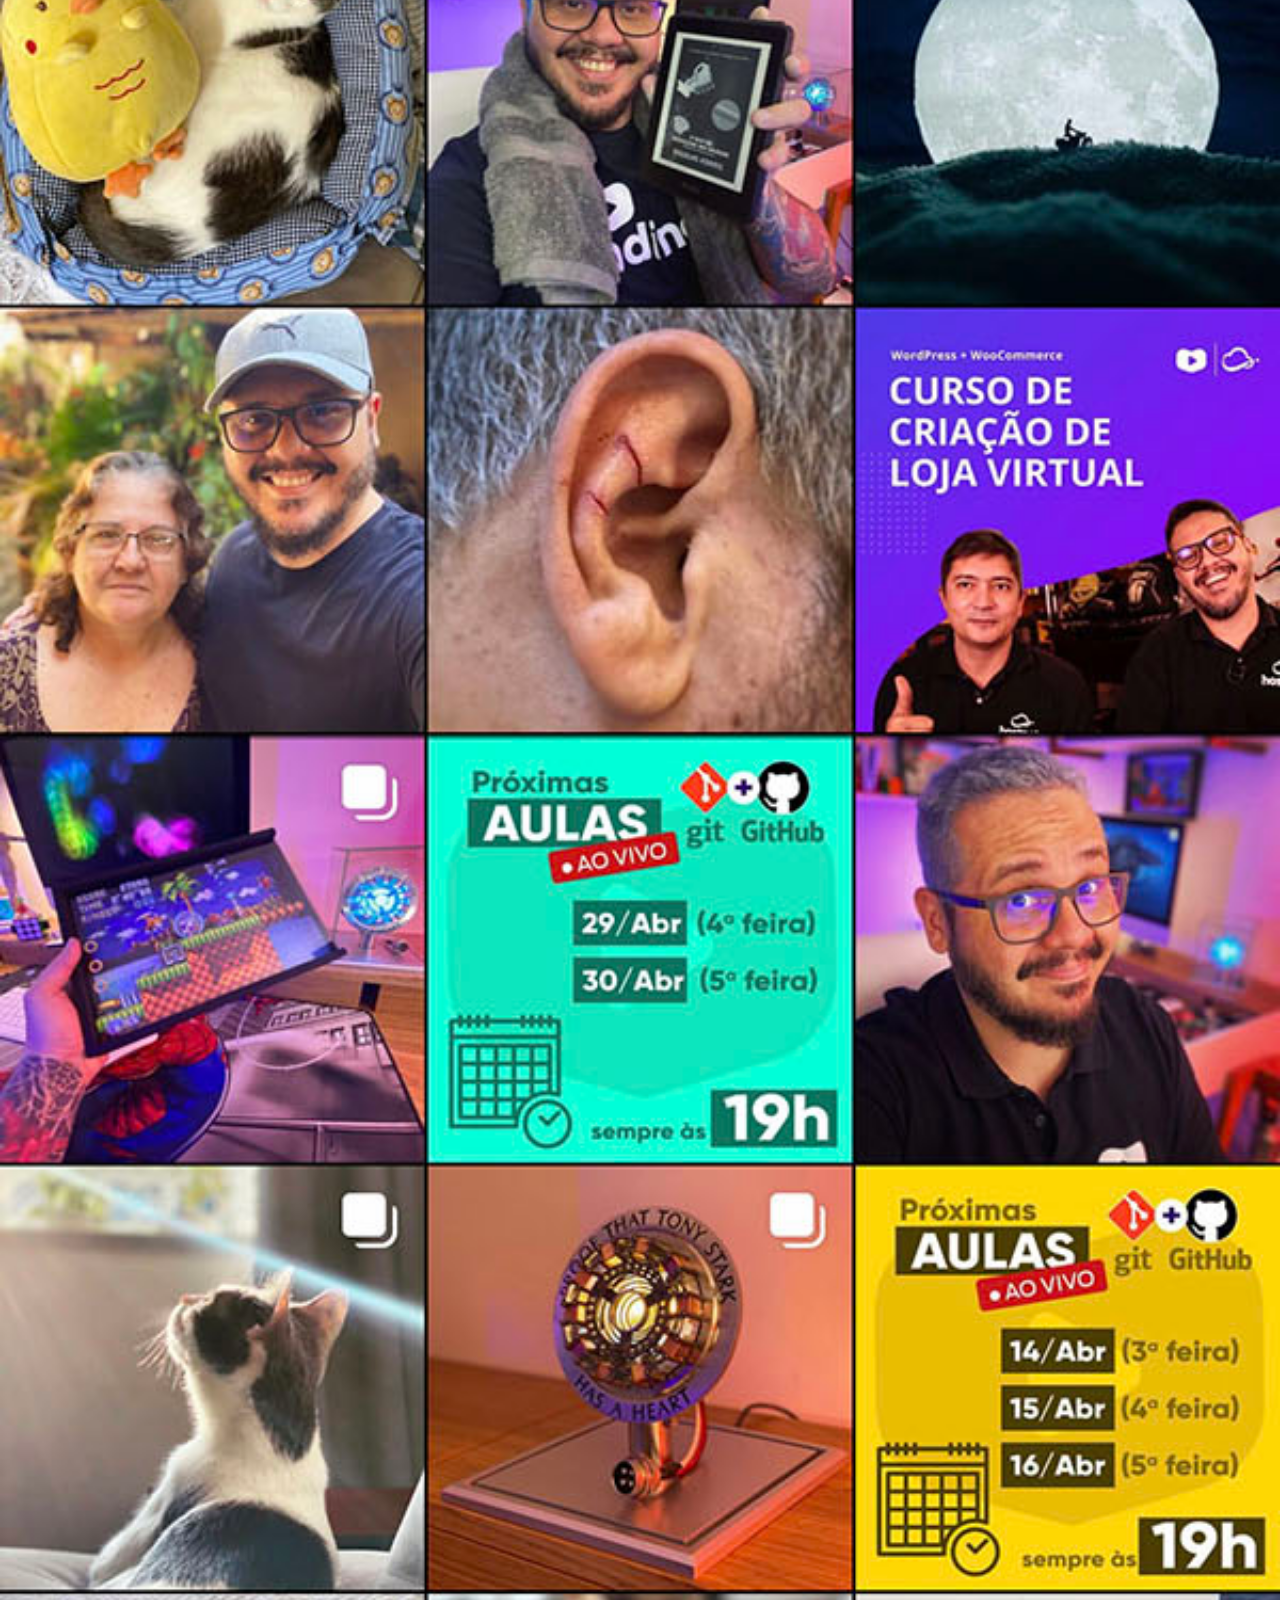
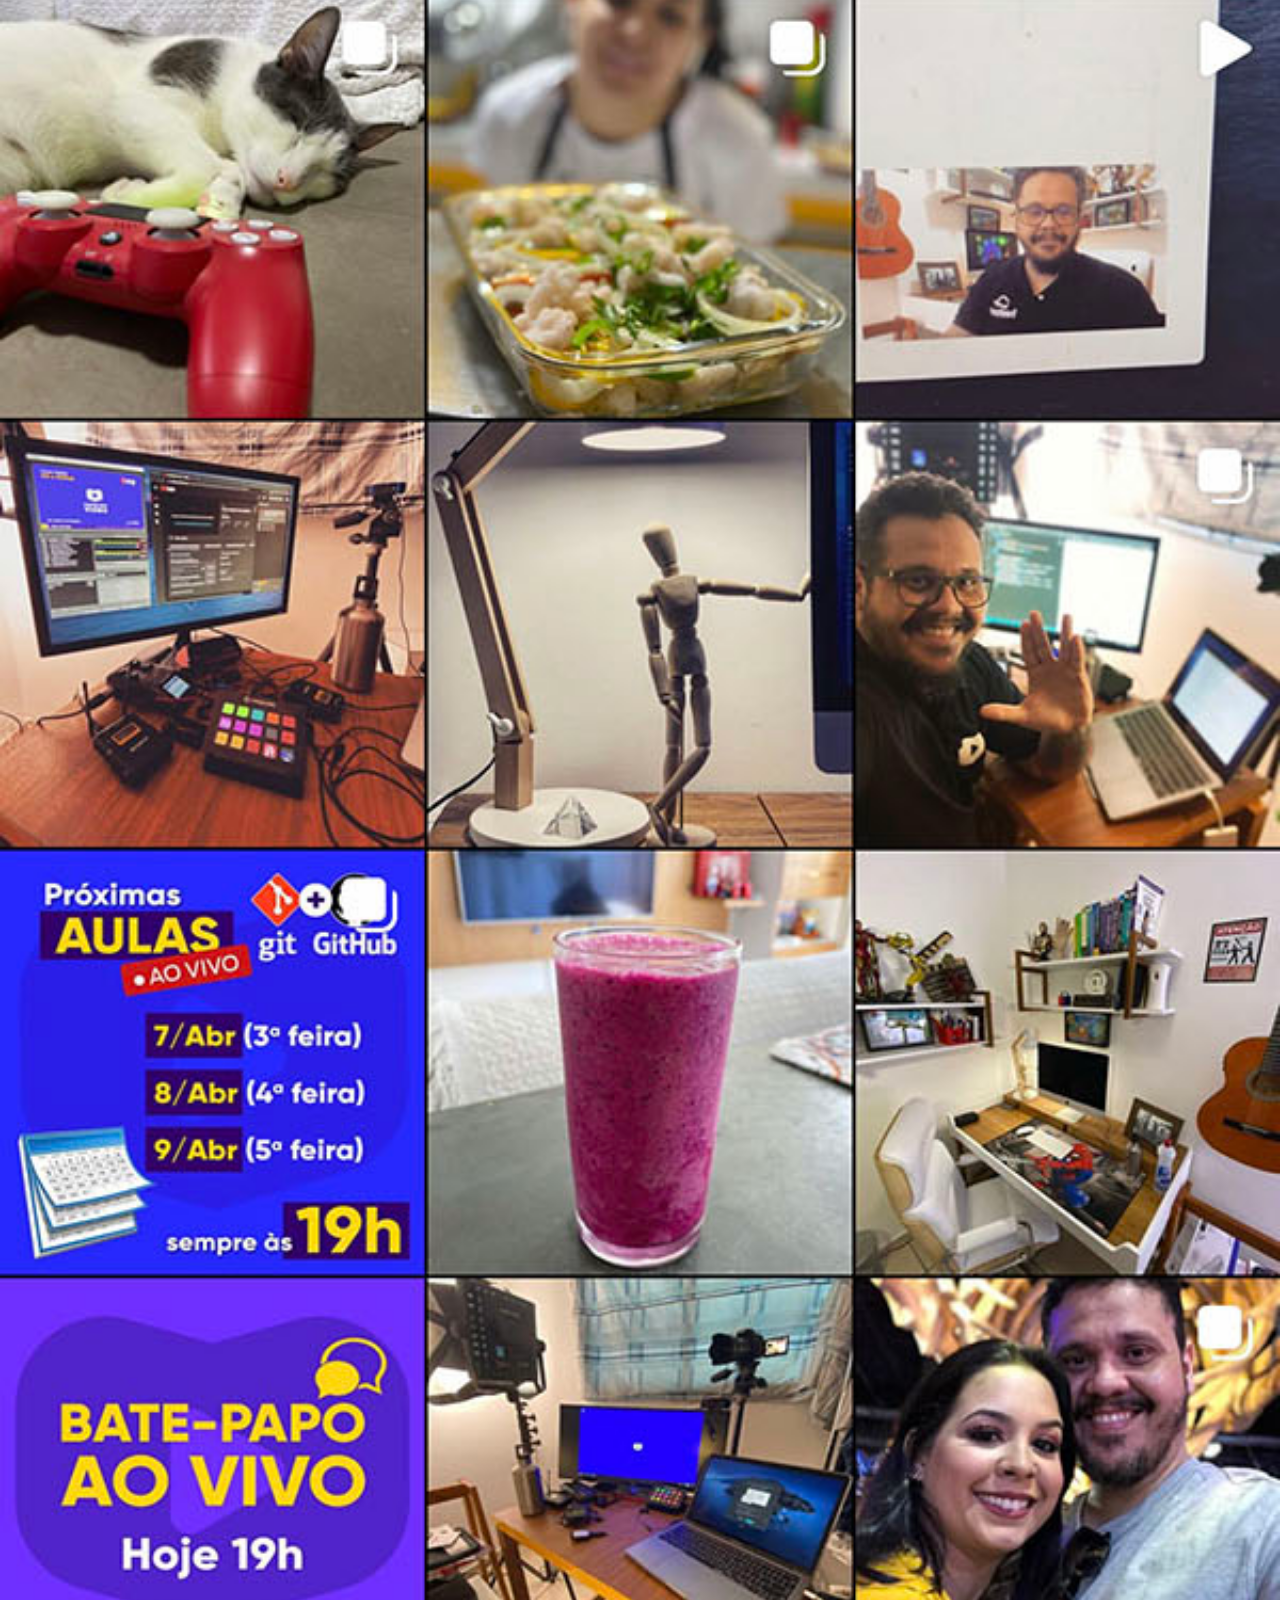
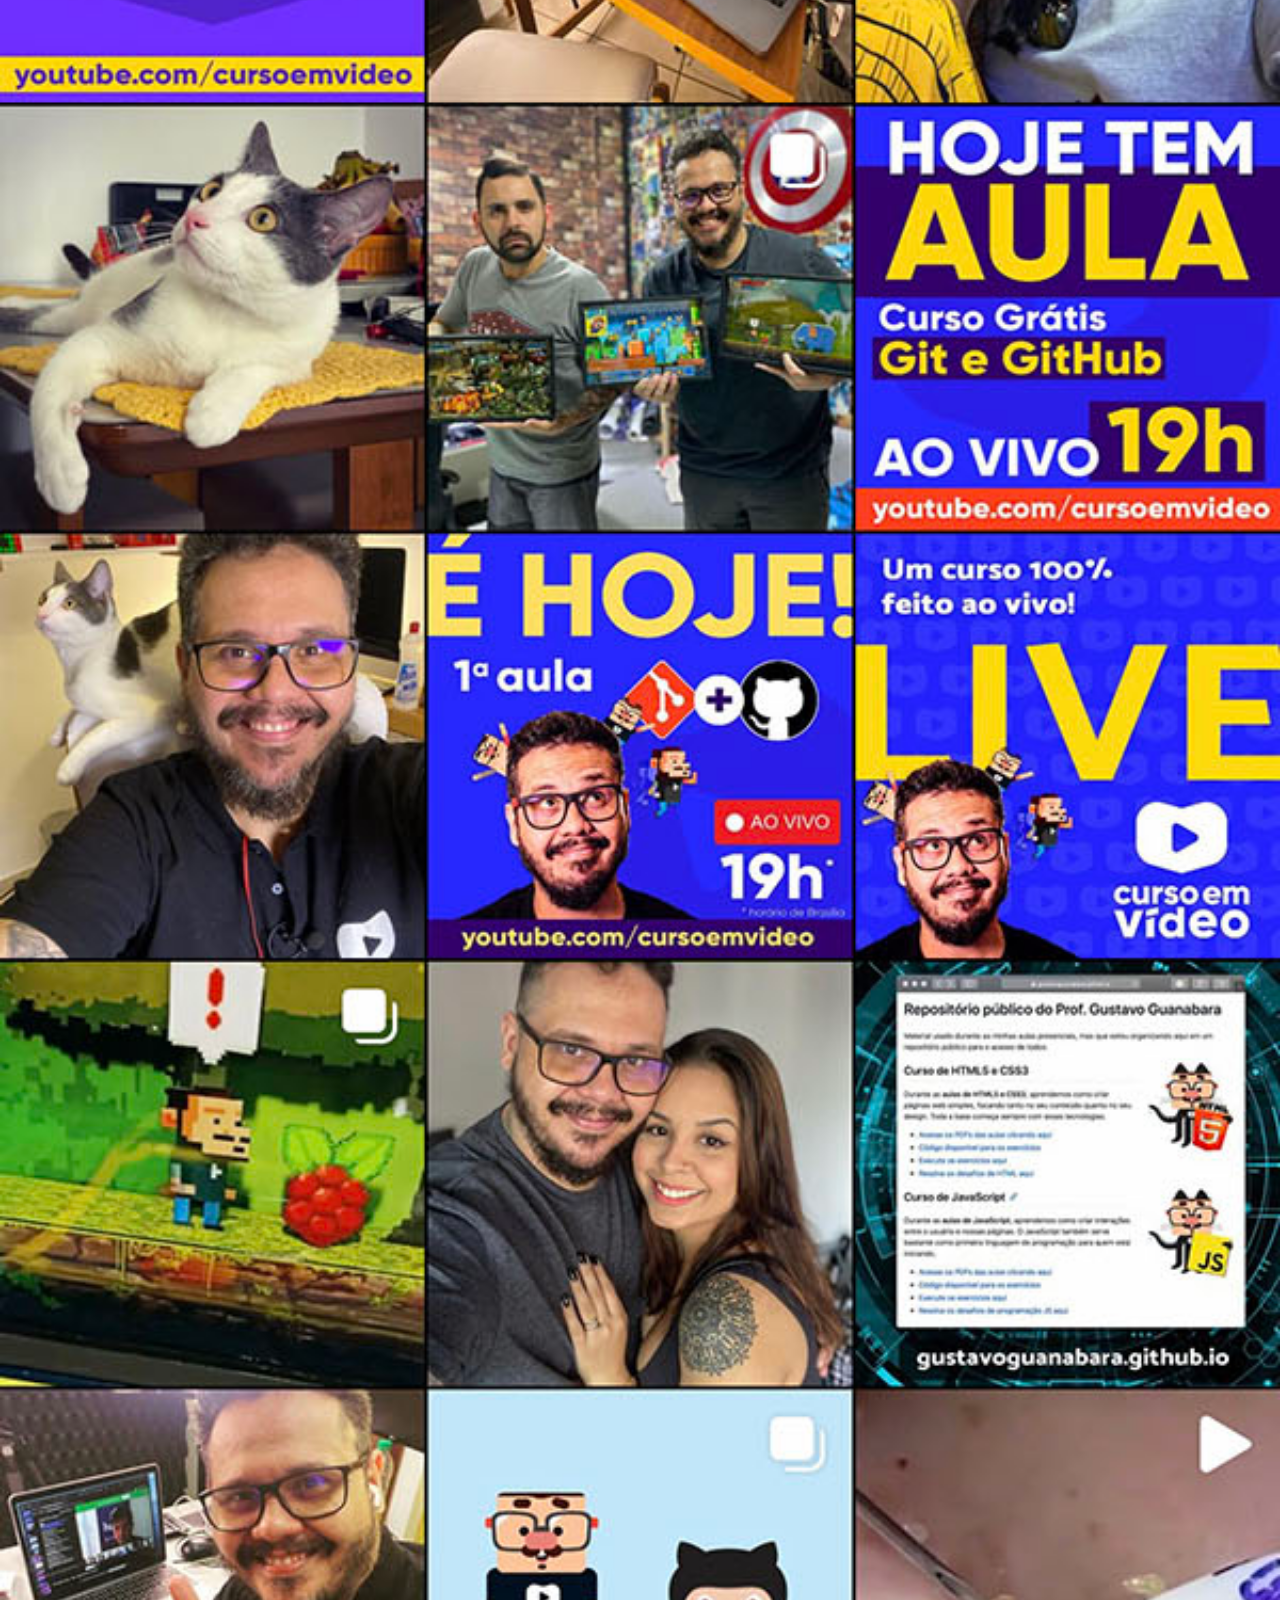
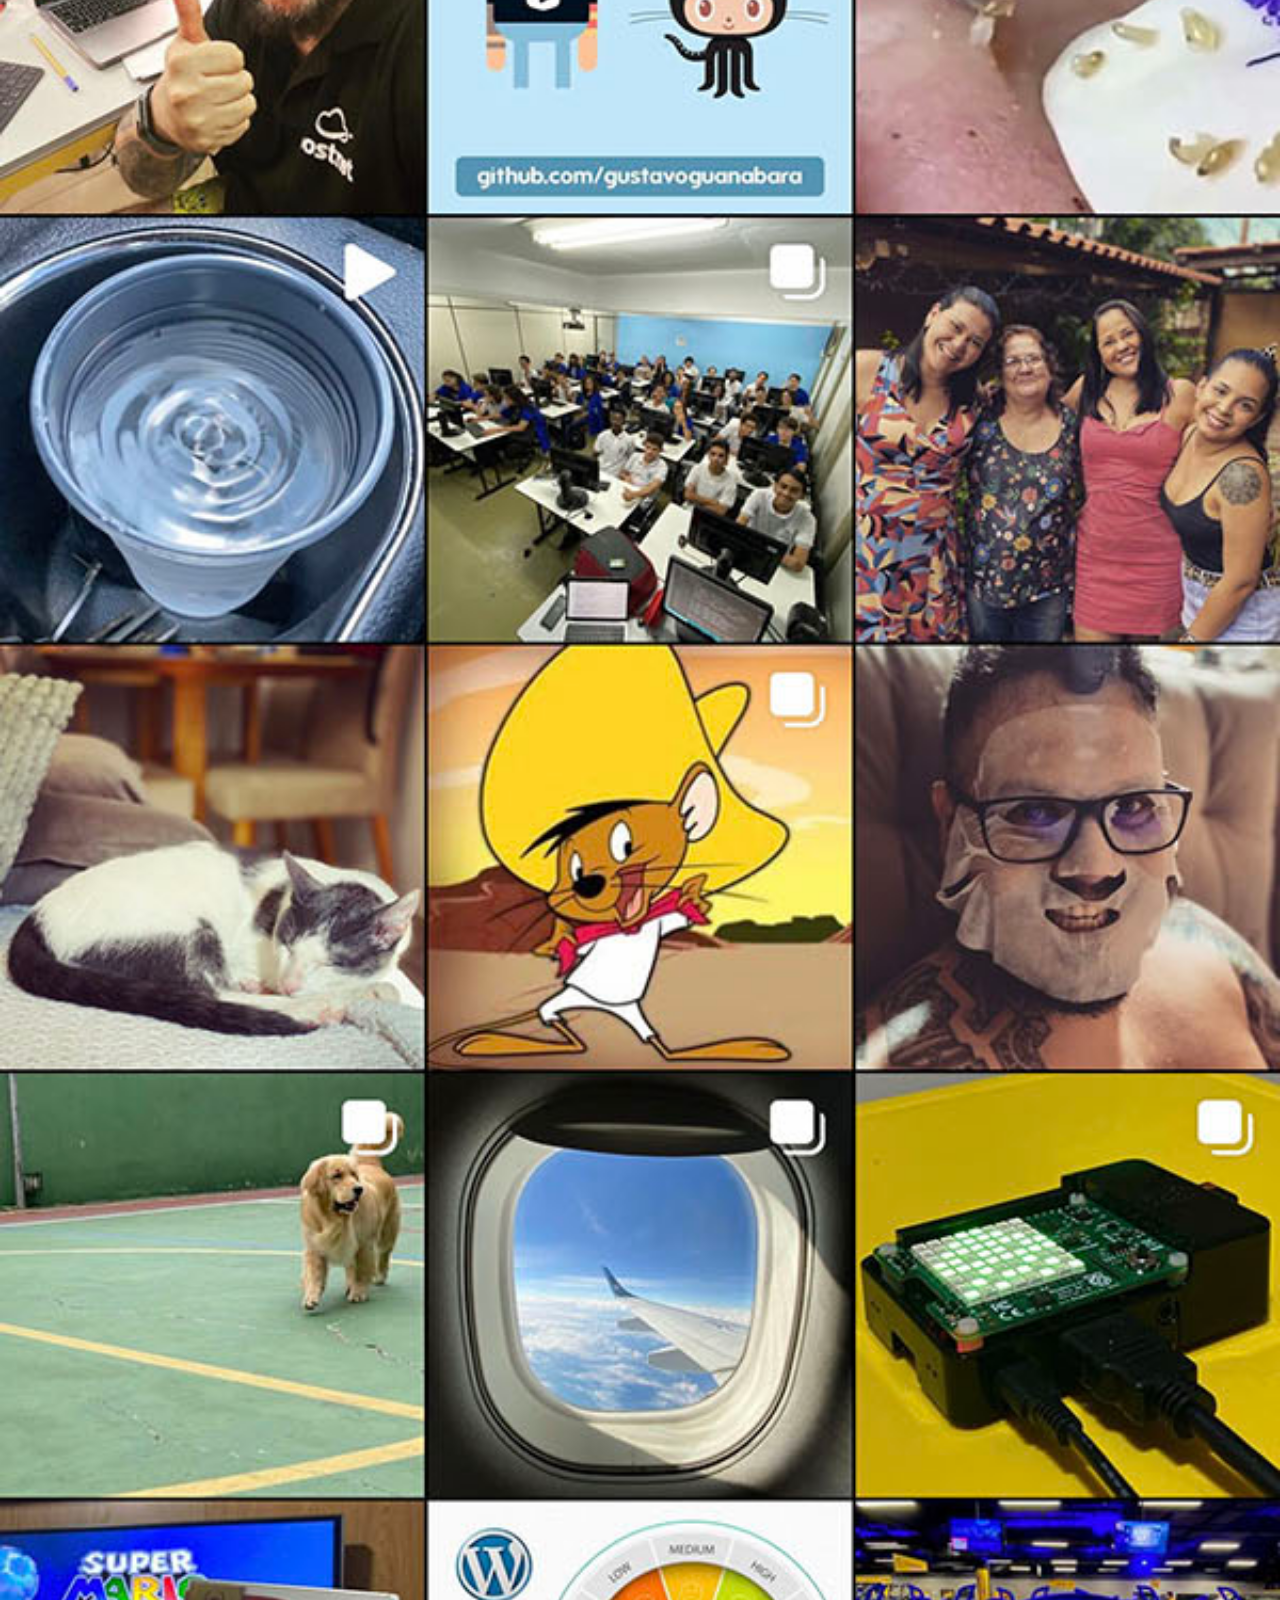
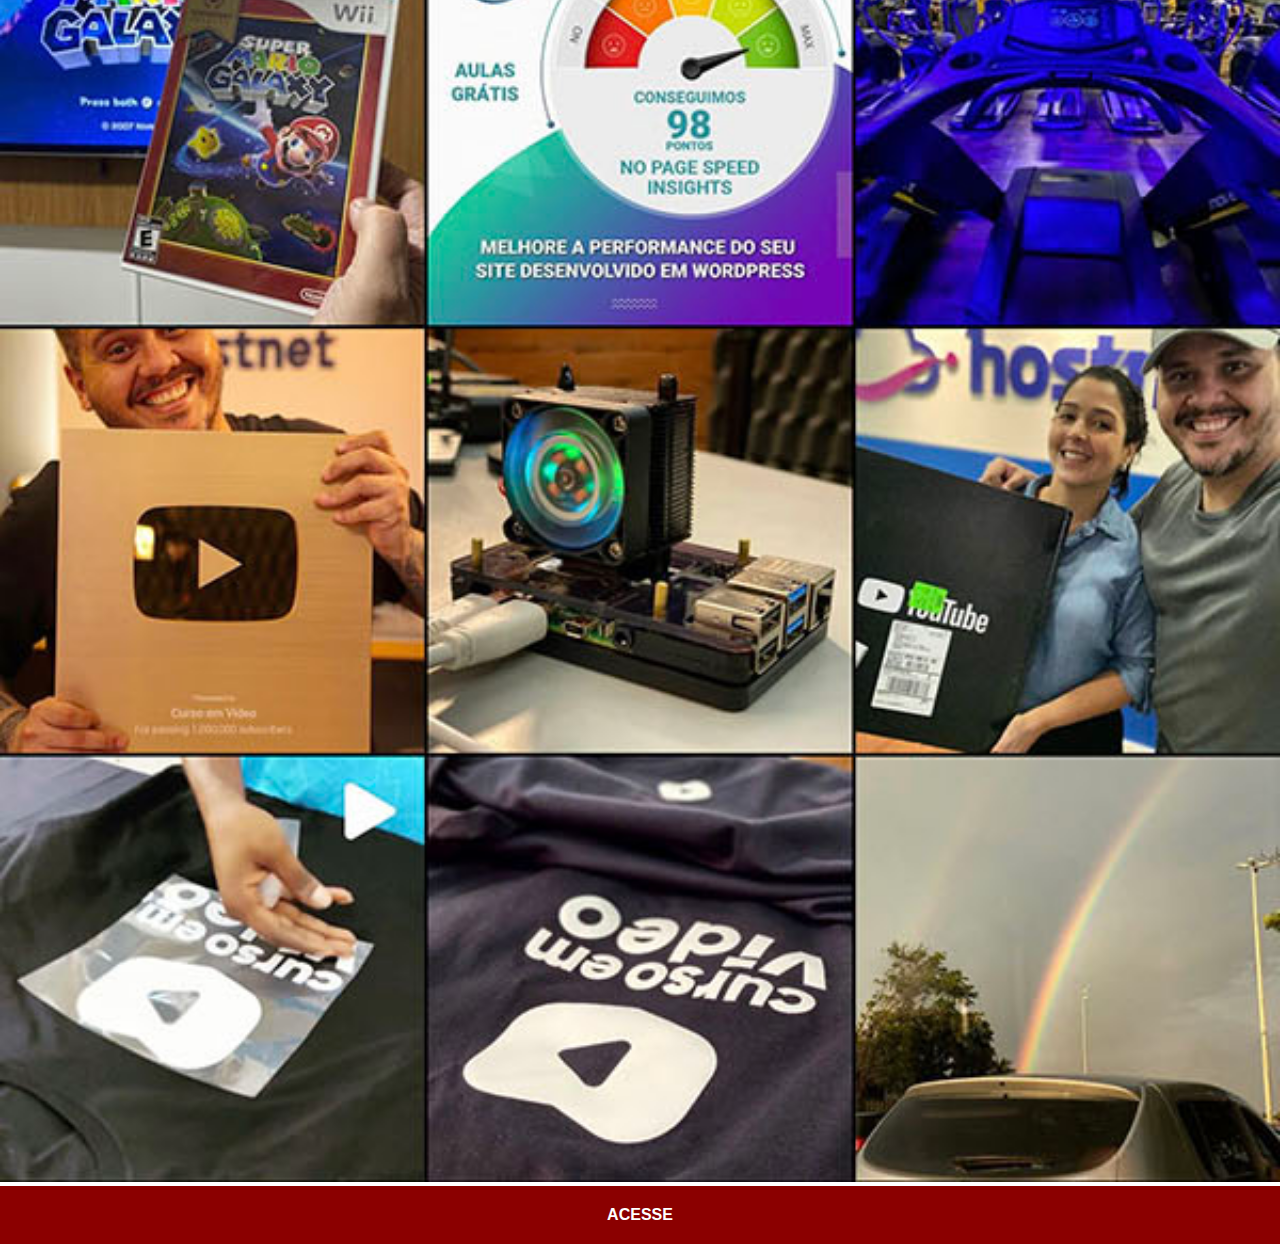
<file: instagram.html>
<!DOCTYPE html>
<html lang="pt-br">
<head>
    <meta charset="UTF-8">
    <meta name="viewport" content="width=device-width, initial-scale=1.0">
    <title>Instagram</title>
    <link rel="stylesheet" href="styles/bar.css">
</head>
<body>
    <img src="imagens/tela-instagram.jpg" alt="Curso em video instagram screen">
    <a href="https://www.instagram.com/gustavoguanabara/" target="_blank">ACESSE</a>
</body>
</html>
</file>
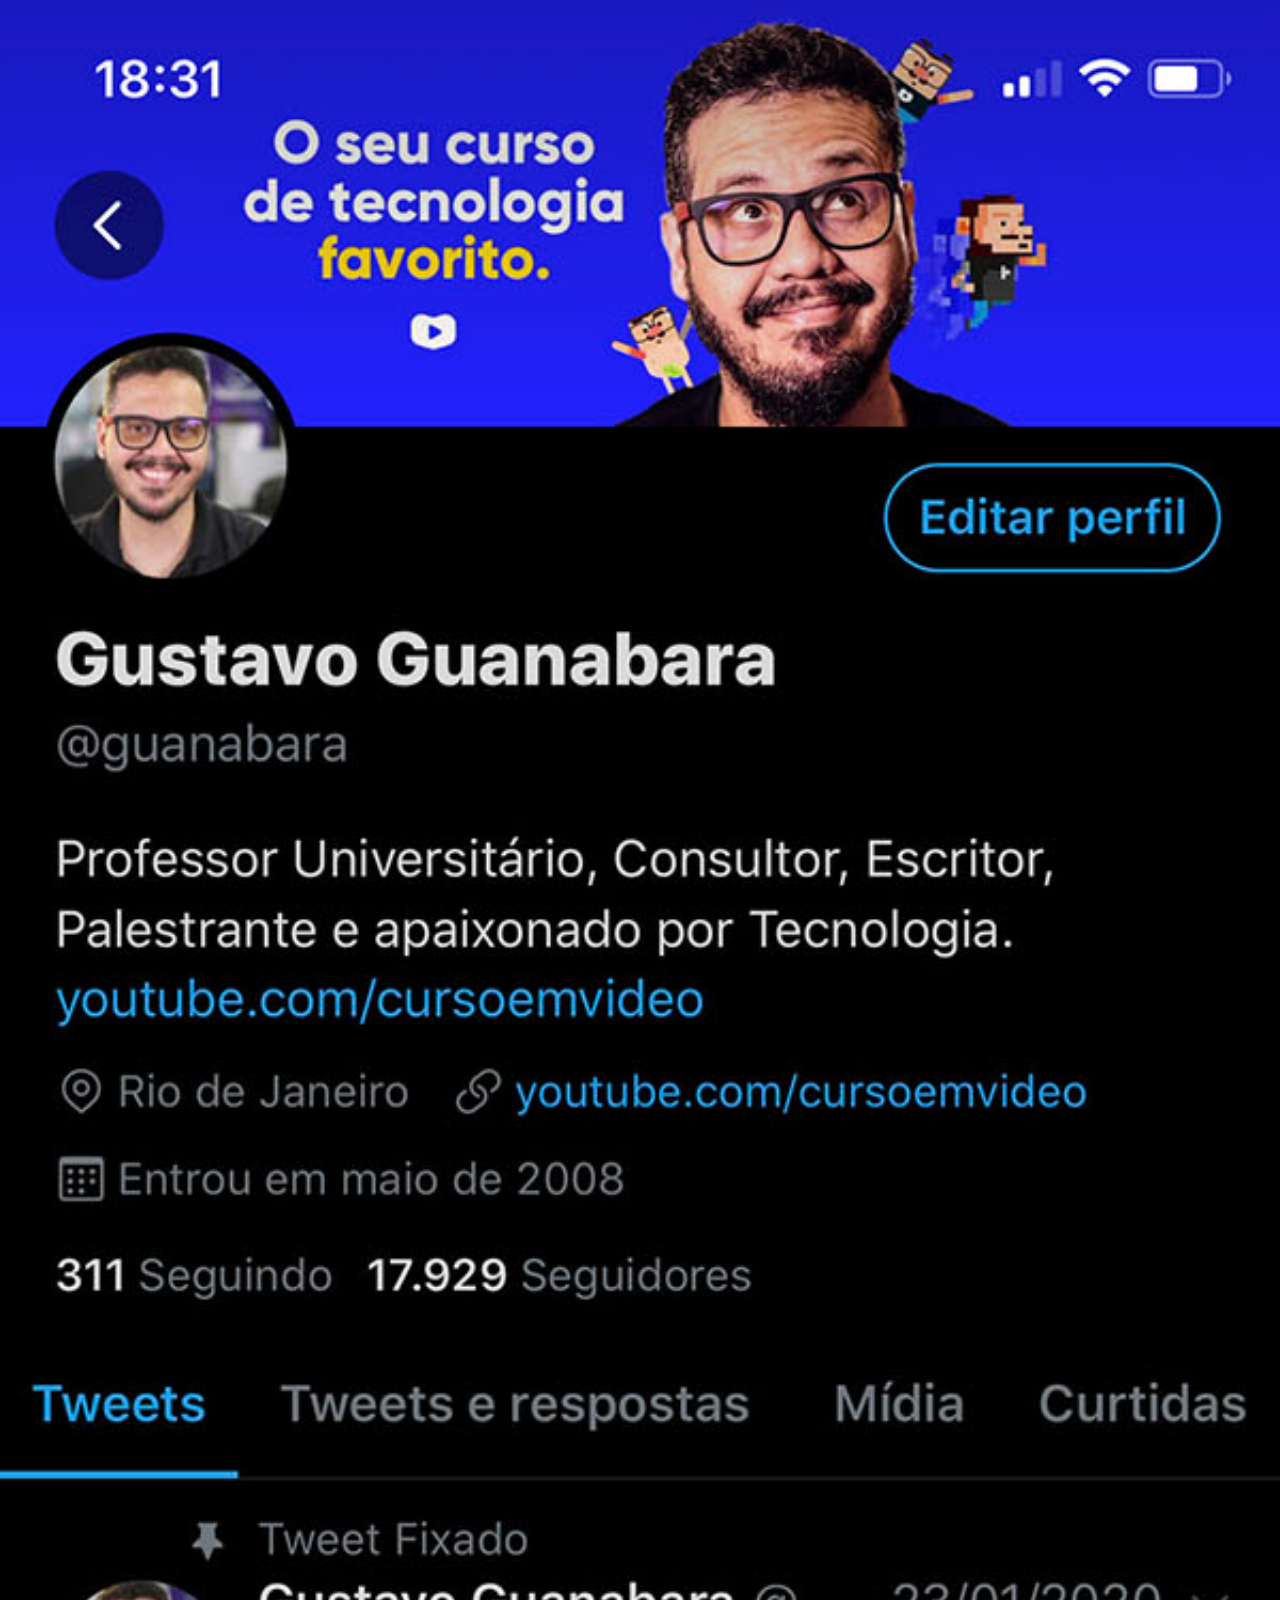
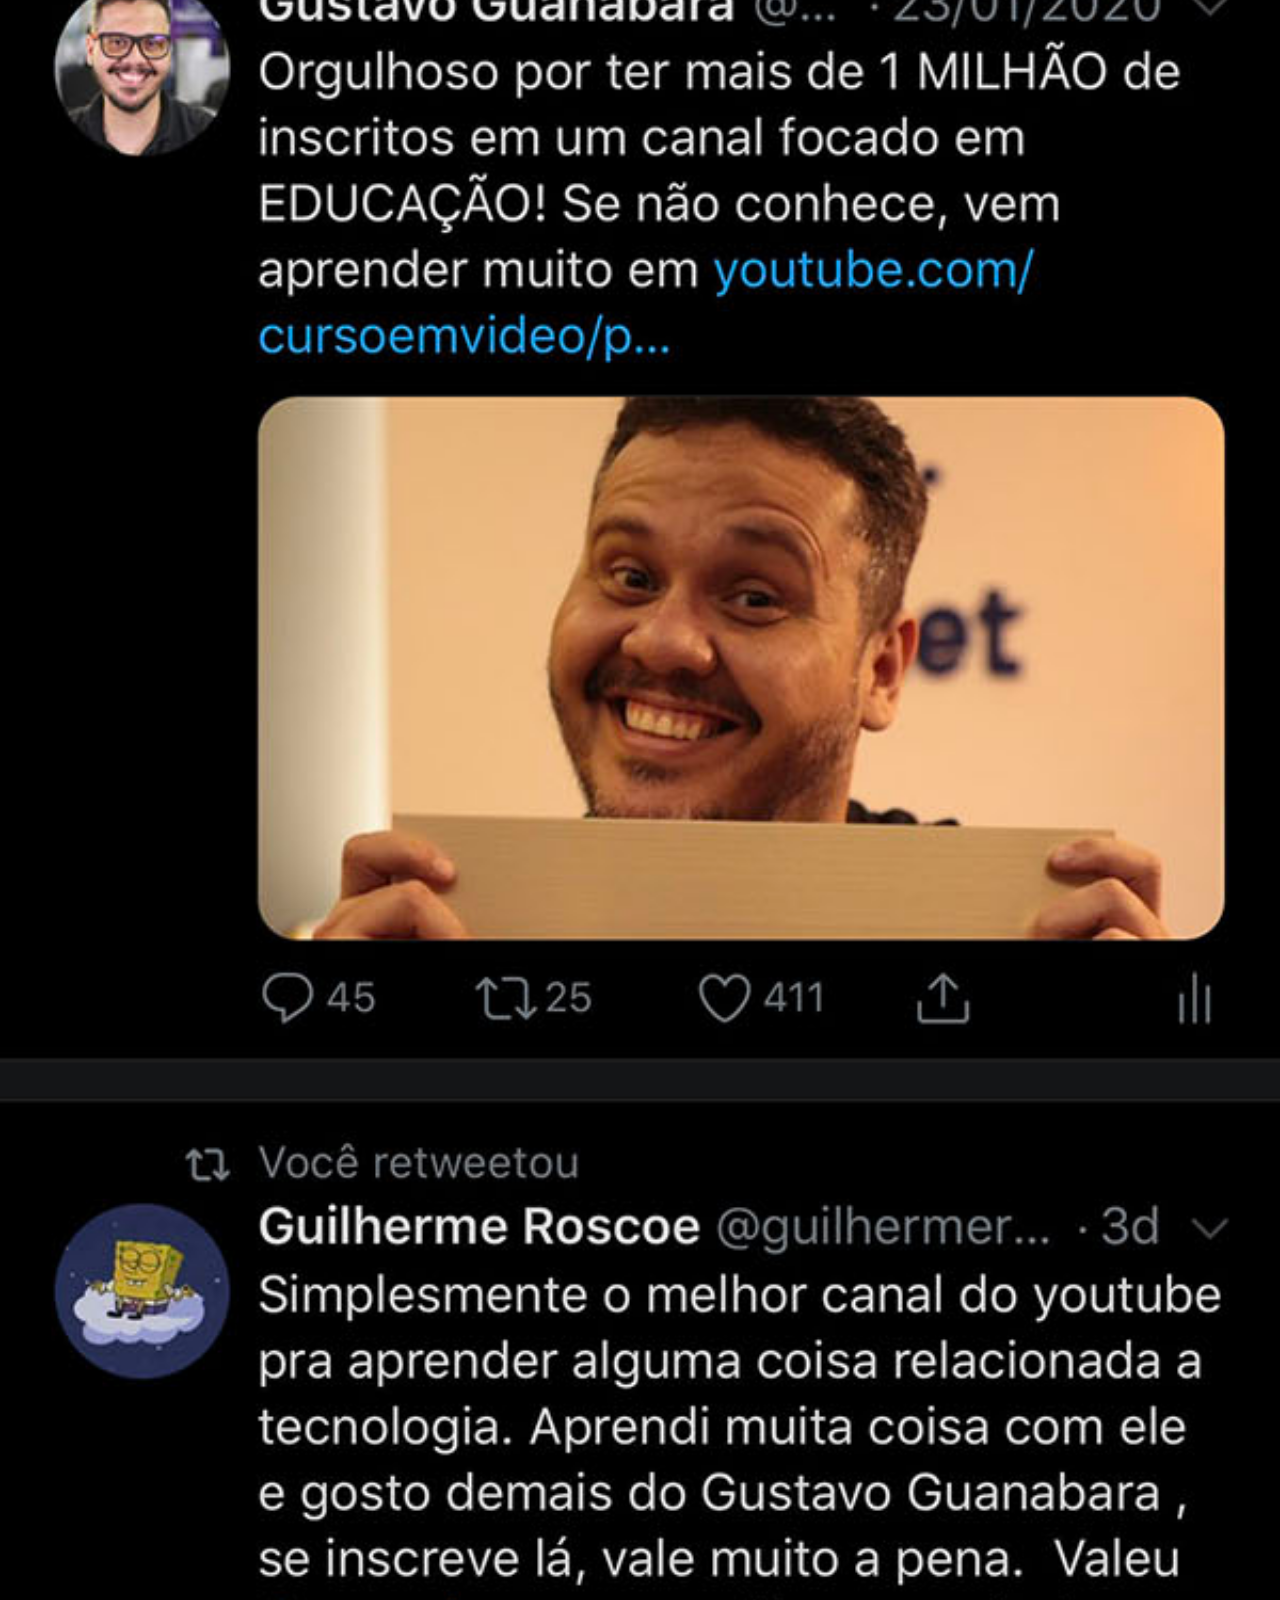
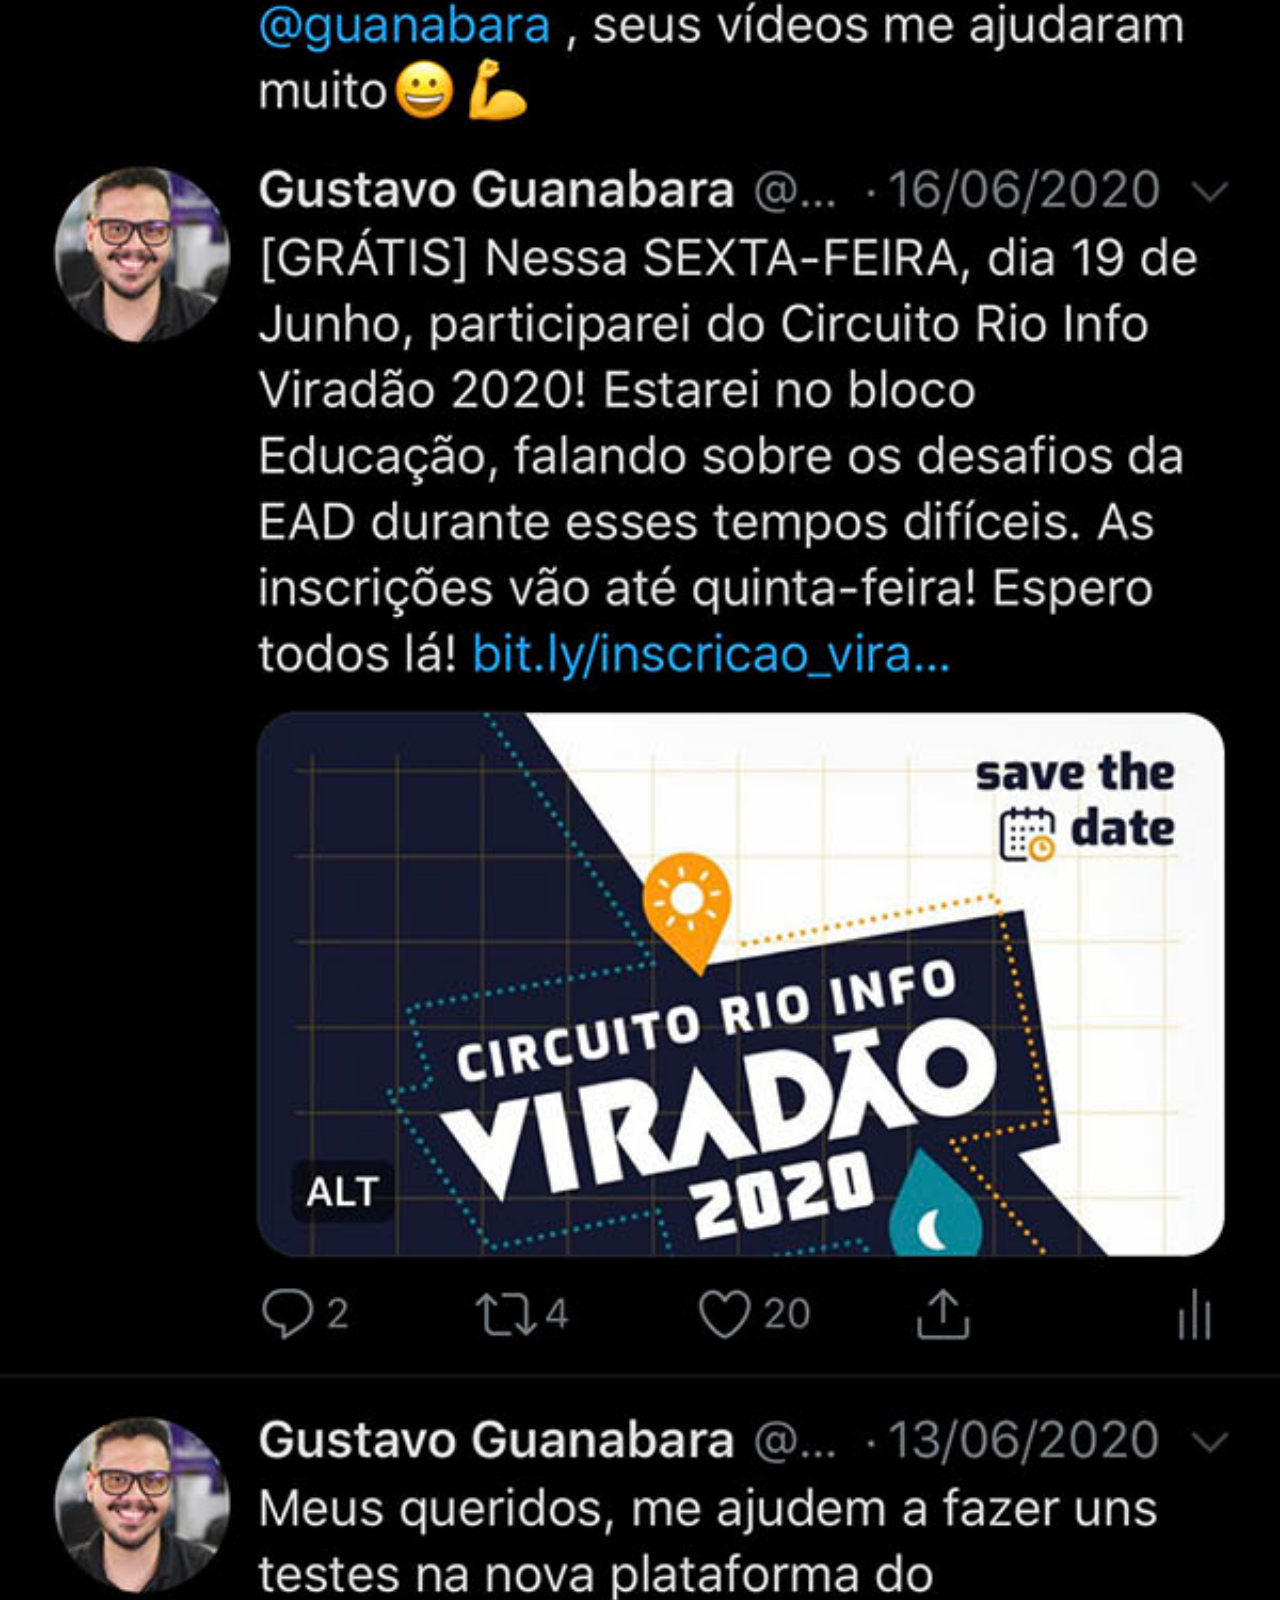
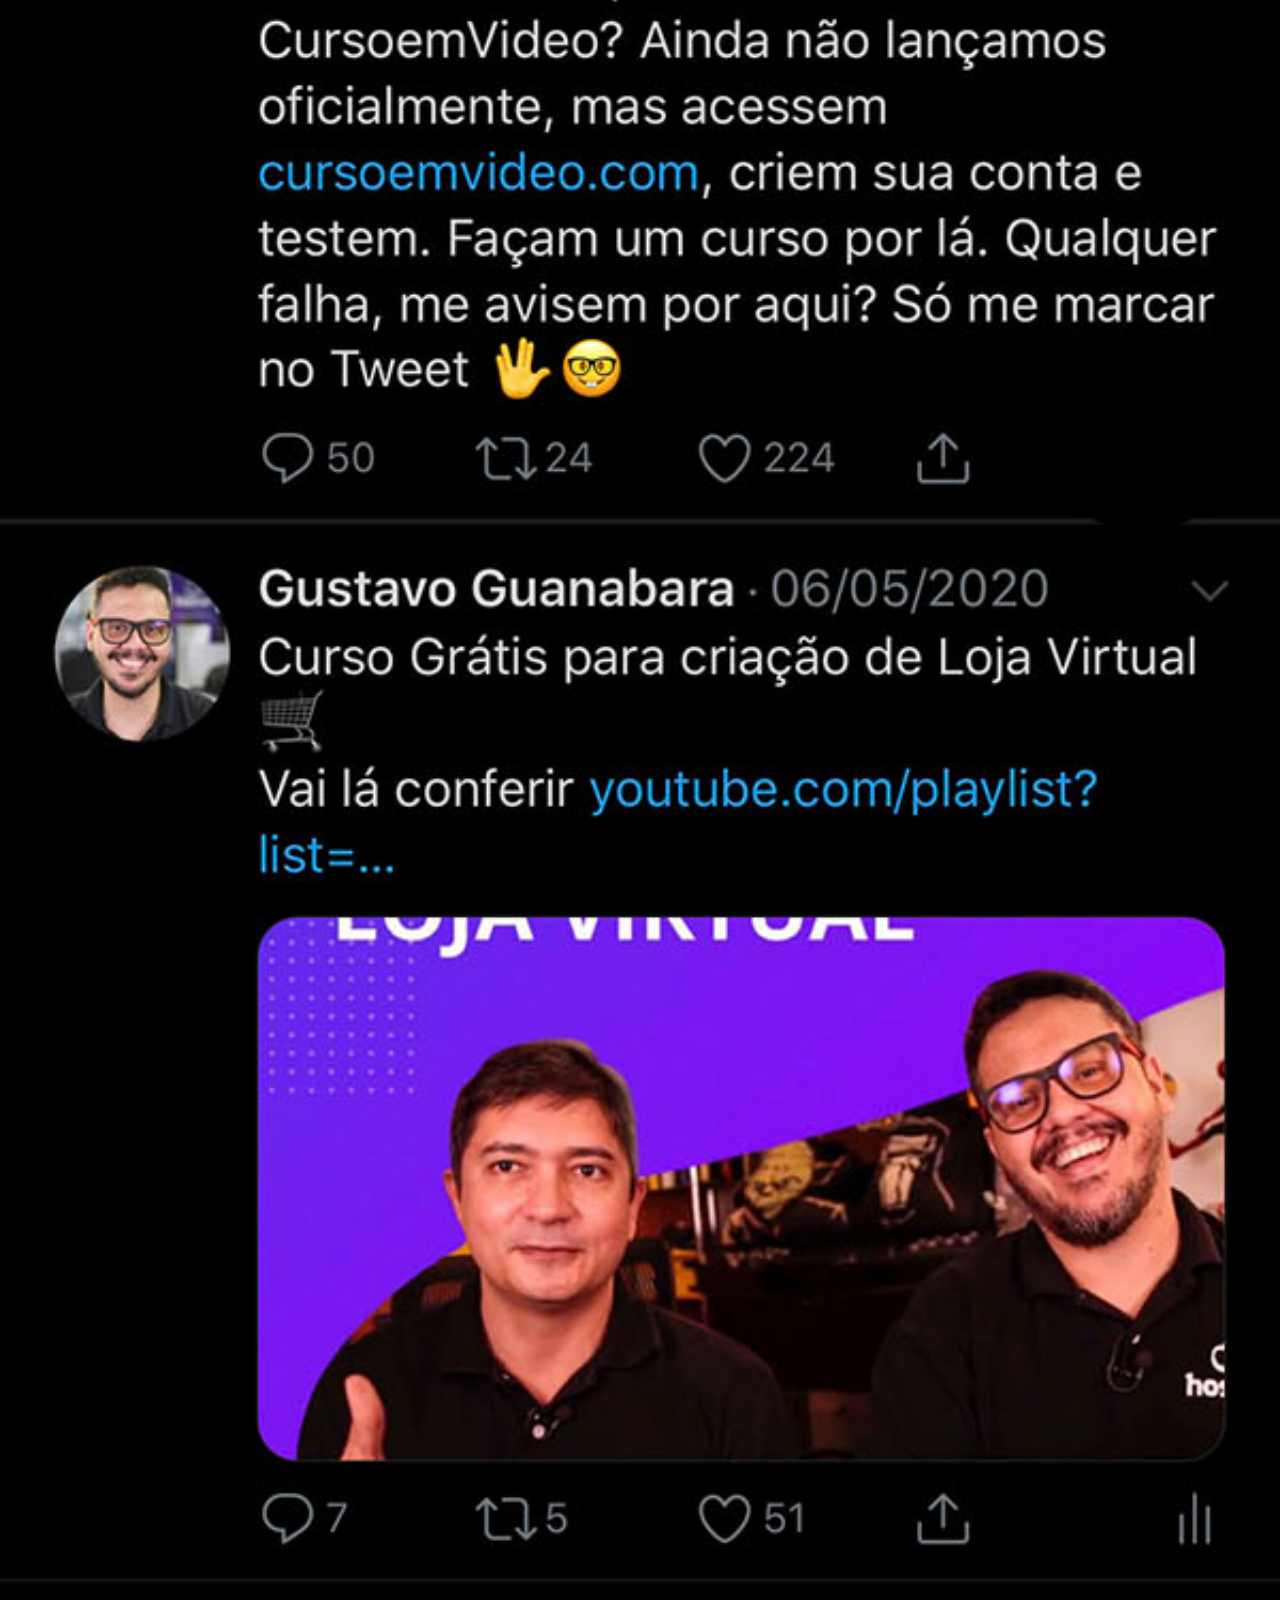
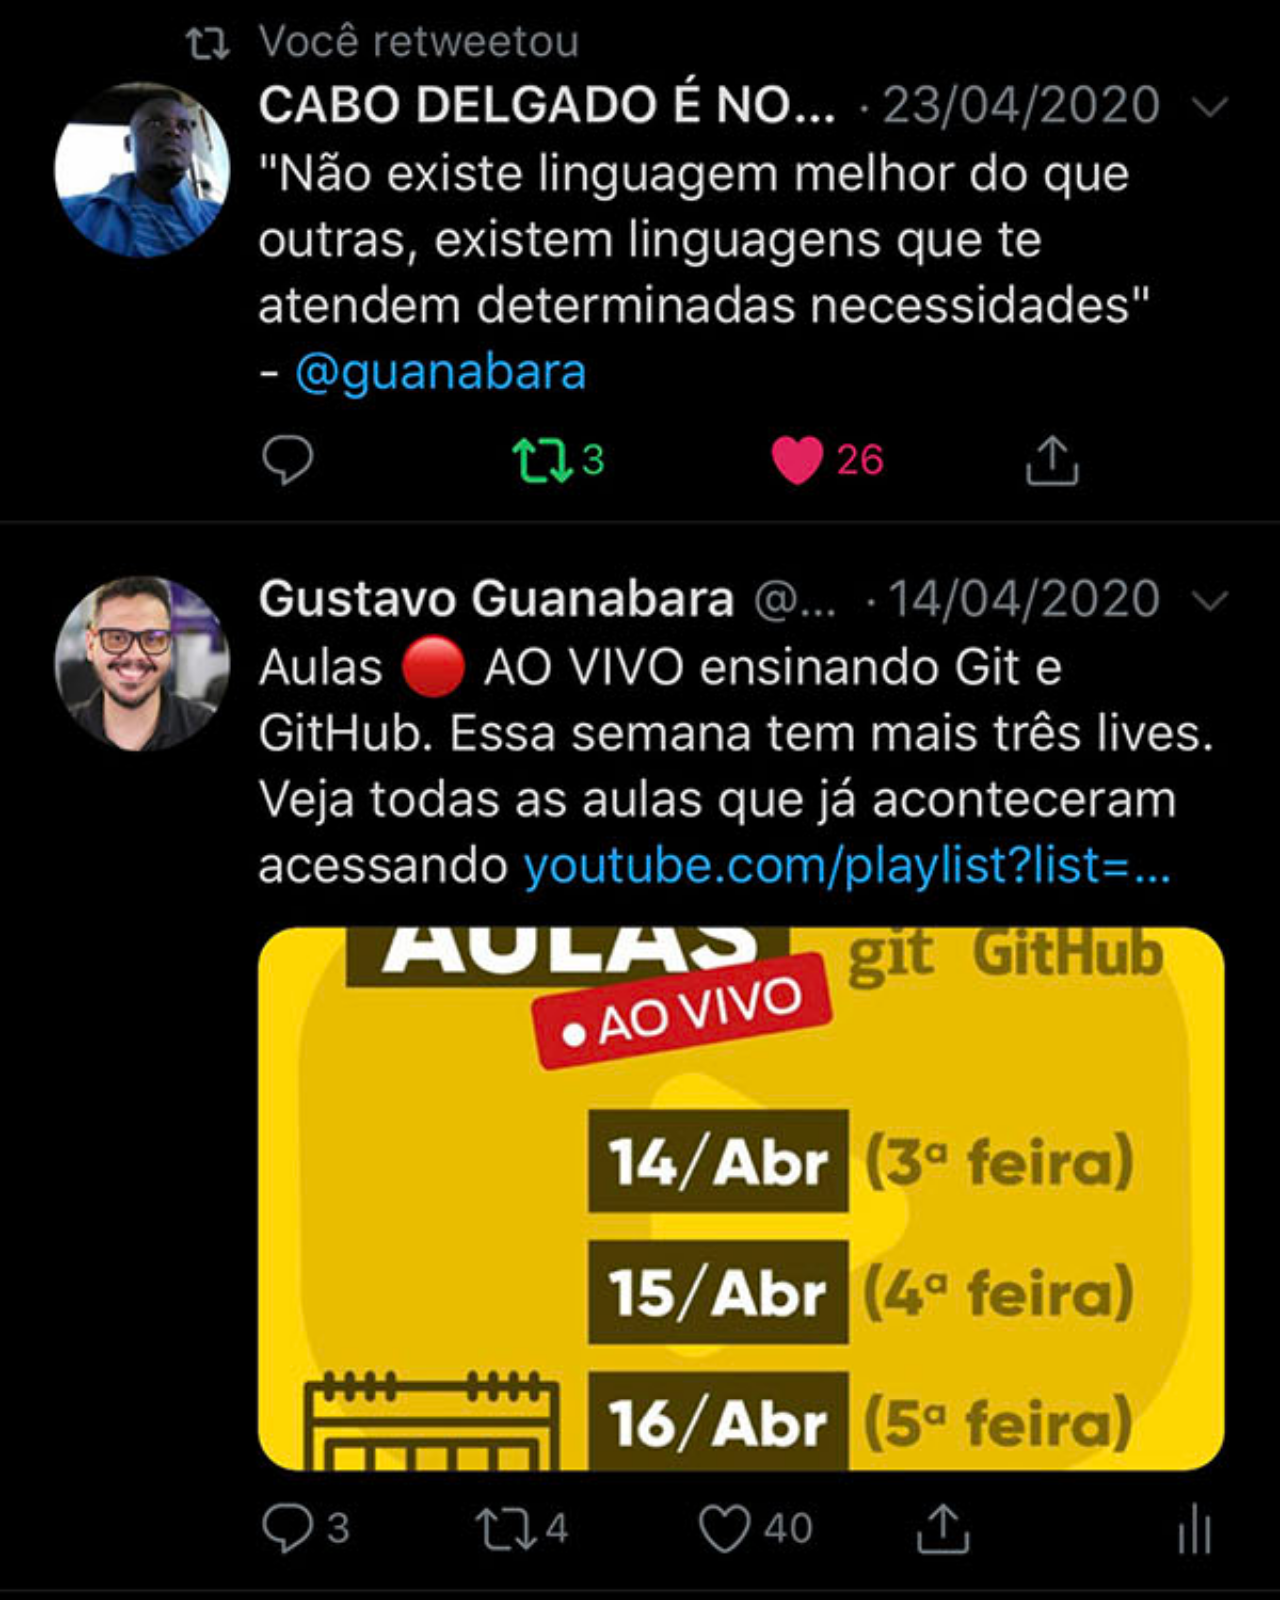
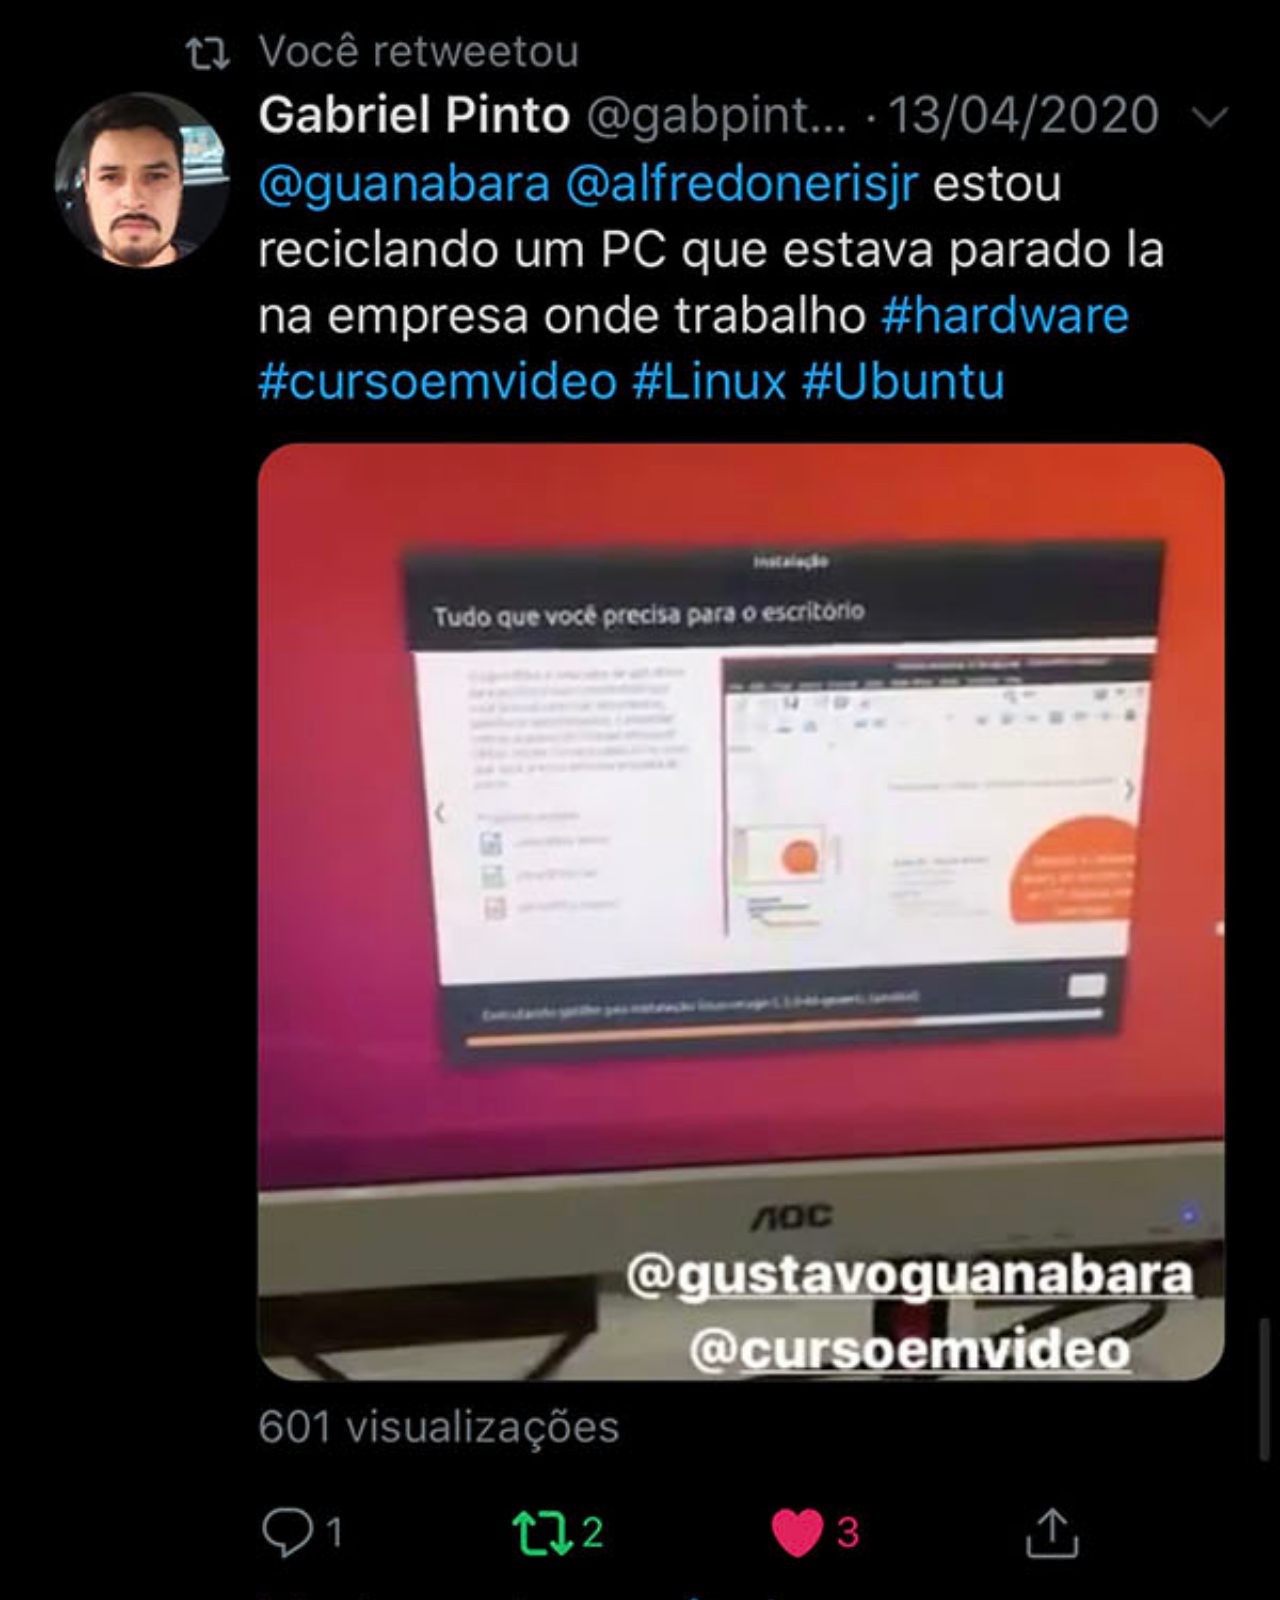
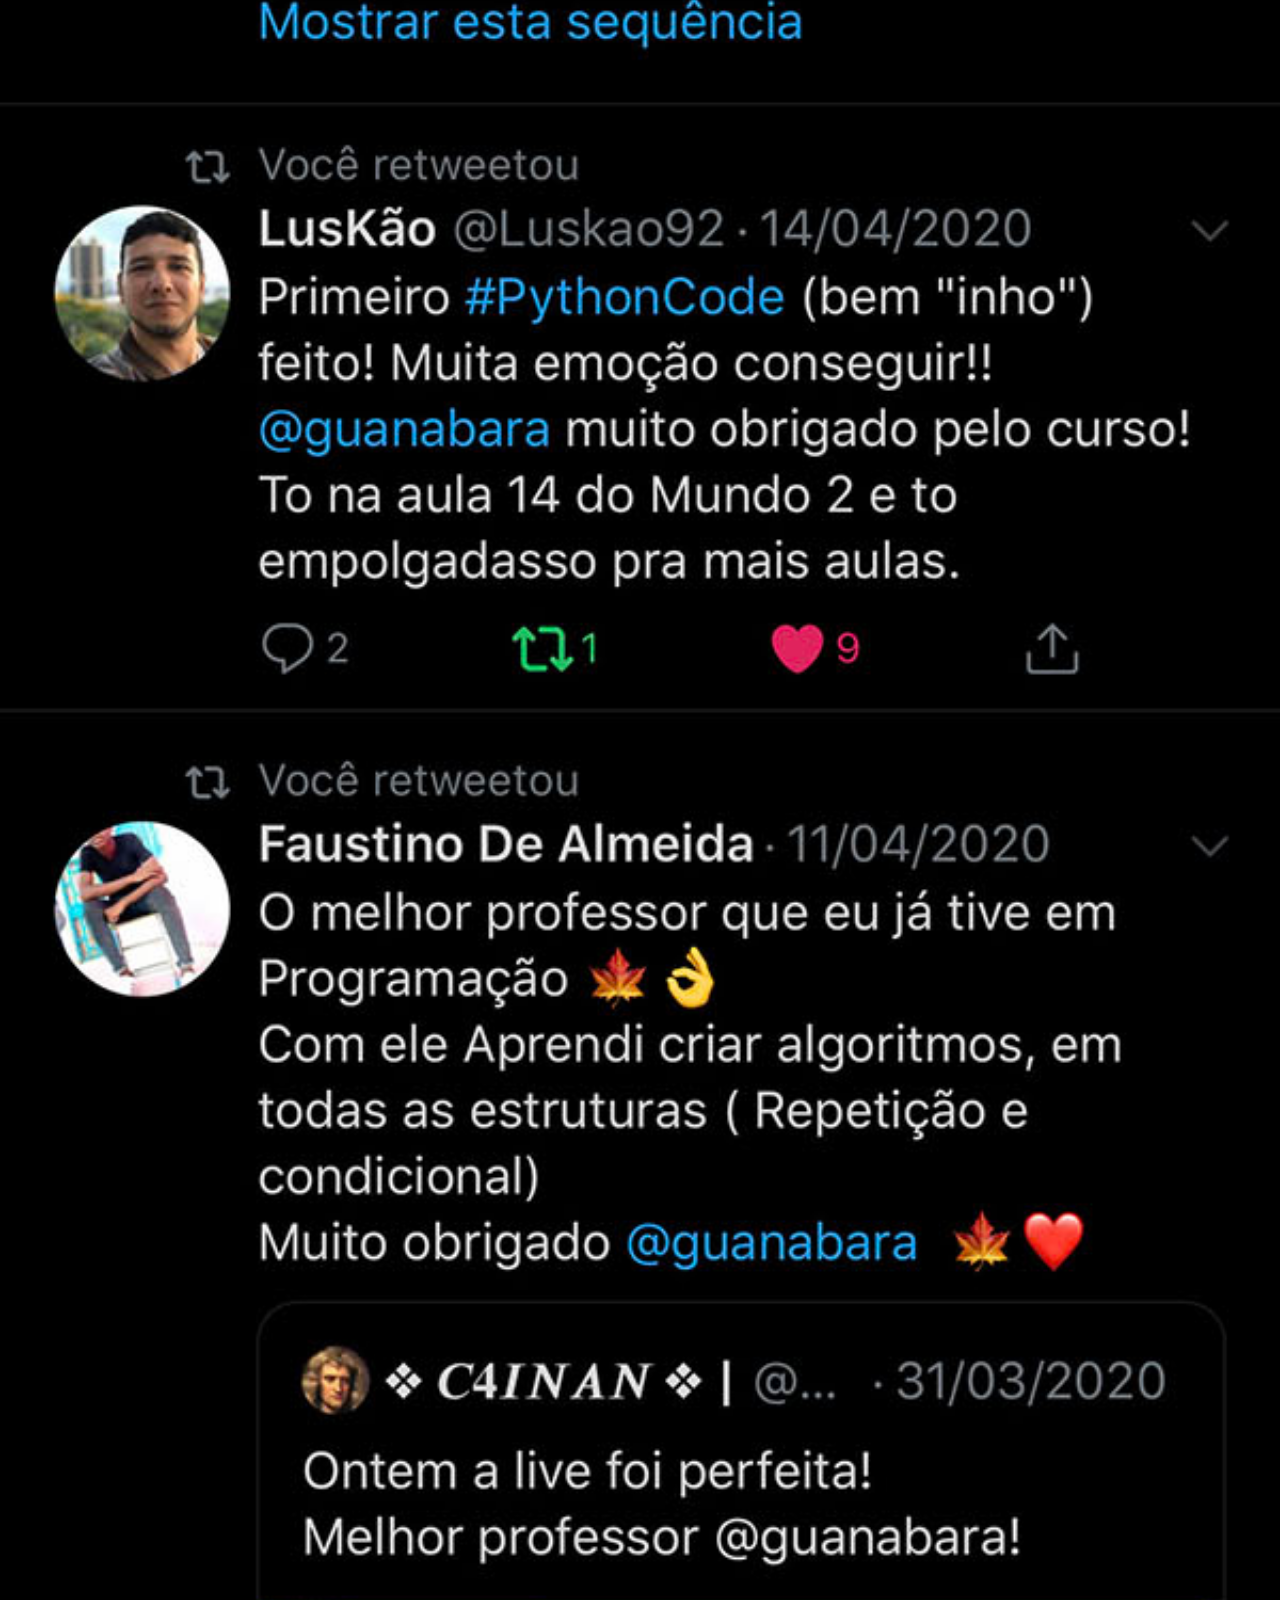
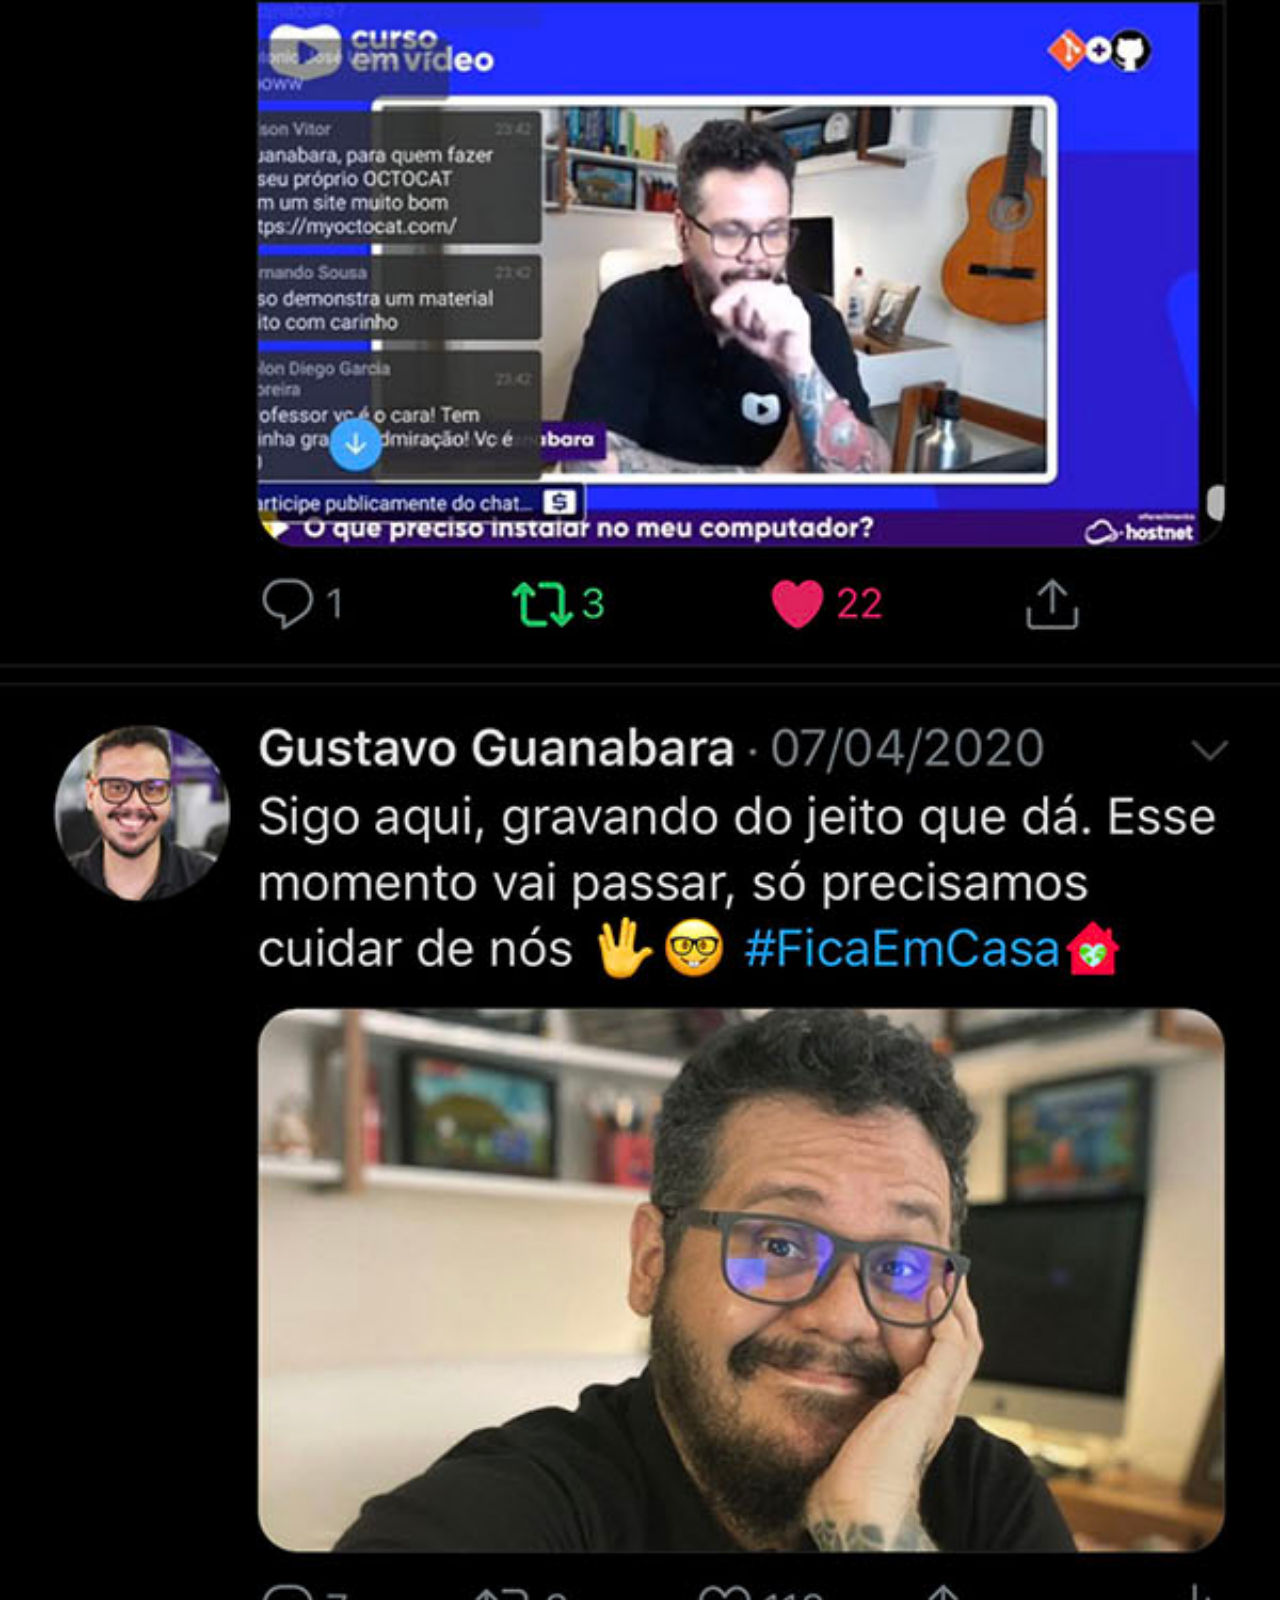
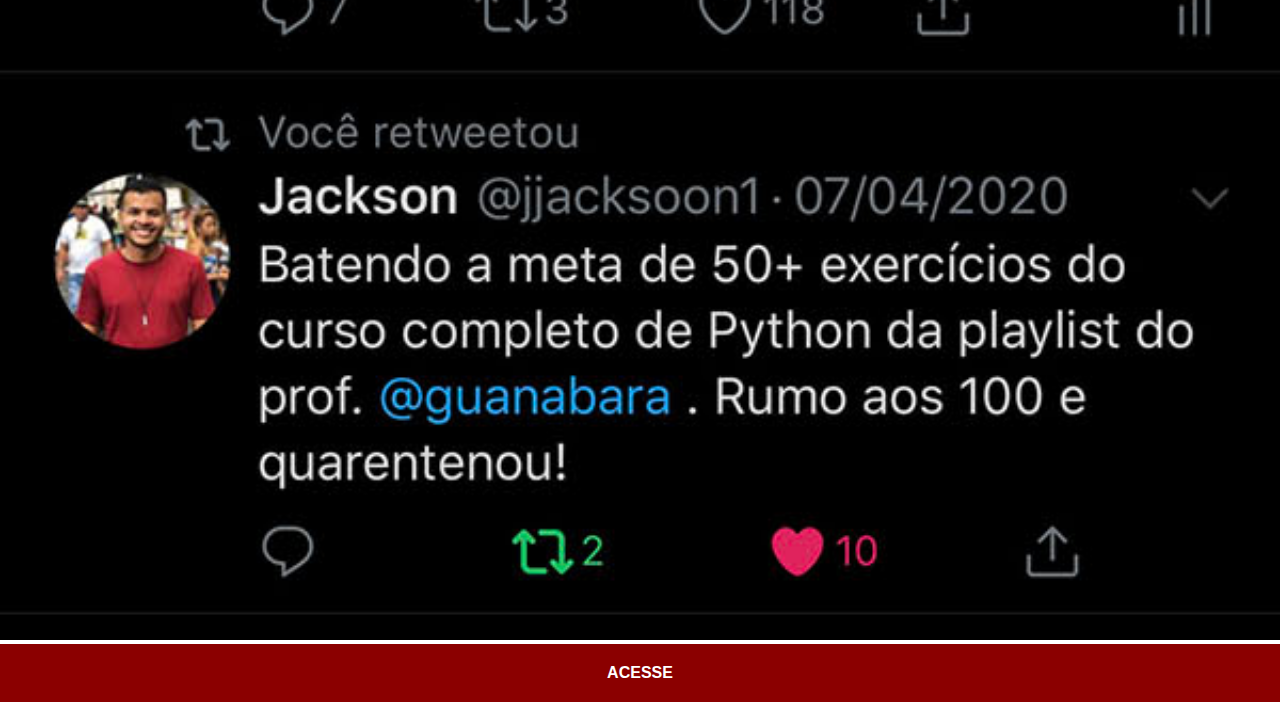
<file: twitter.html>
<!DOCTYPE html>
<html lang="pt-br">
<head>
    <meta charset="UTF-8">
    <meta name="viewport" content="width=device-width, initial-scale=1.0">
    <title>Twitter</title>
    <link rel="stylesheet" href="styles/bar.css">
</head>
<body>
    <img src="imagens/tela-twitter.jpg" alt="Curso em video X(Twitter) screen">
    <a href="https://x.com/guanabara" target="_blank">ACESSE</a>
</body>
</html>
</file>
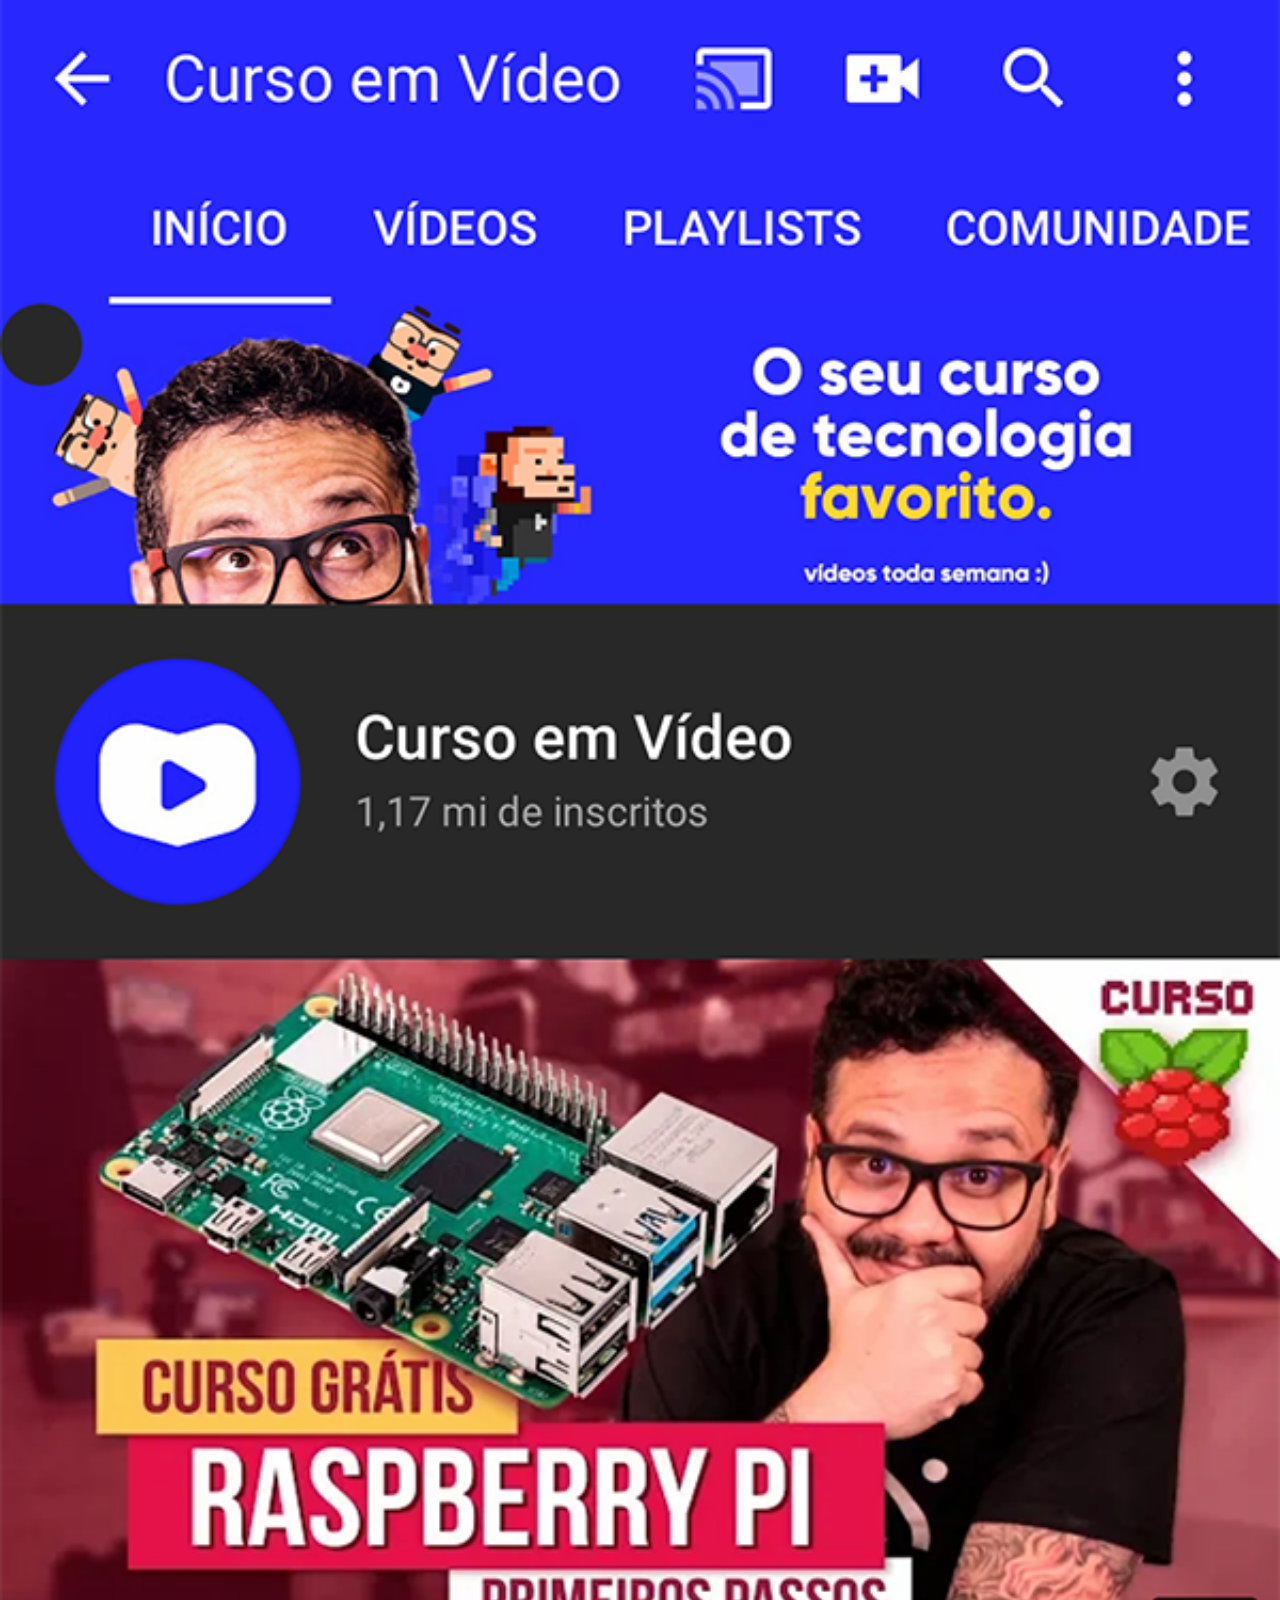
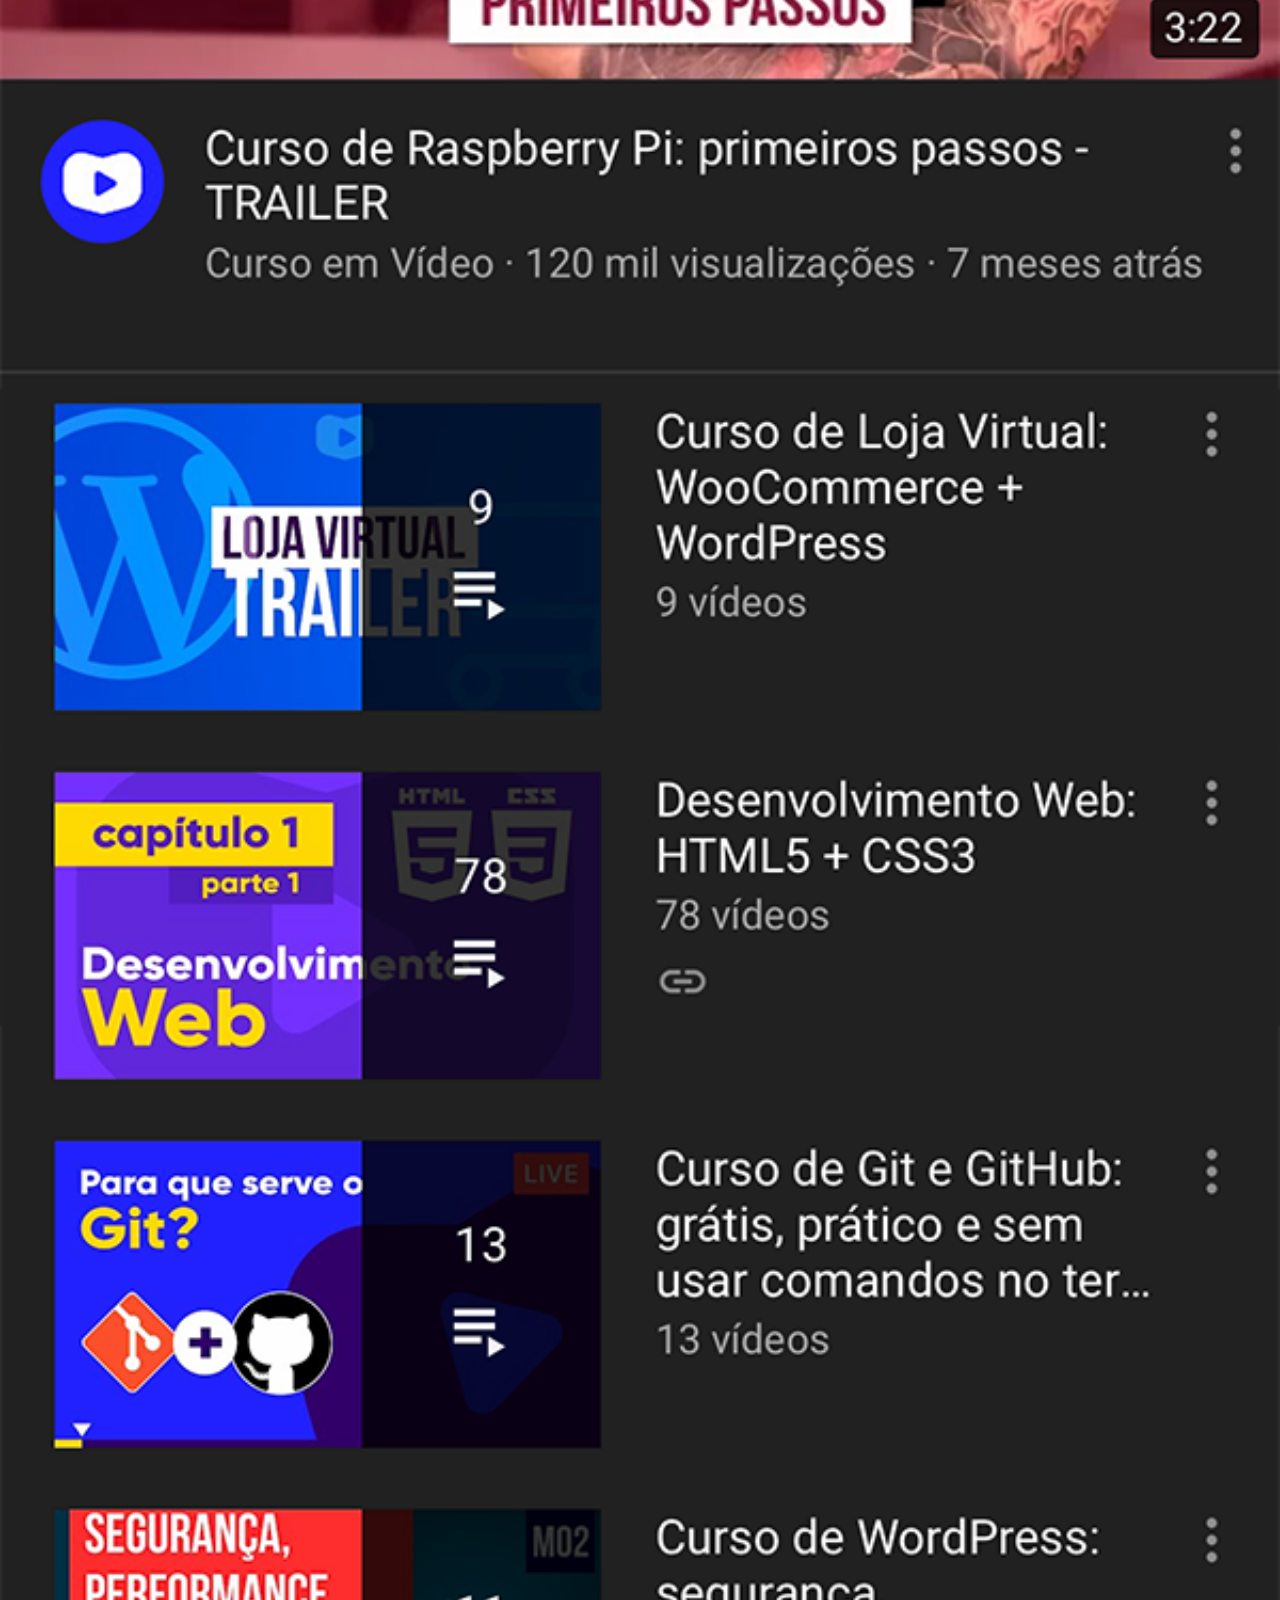
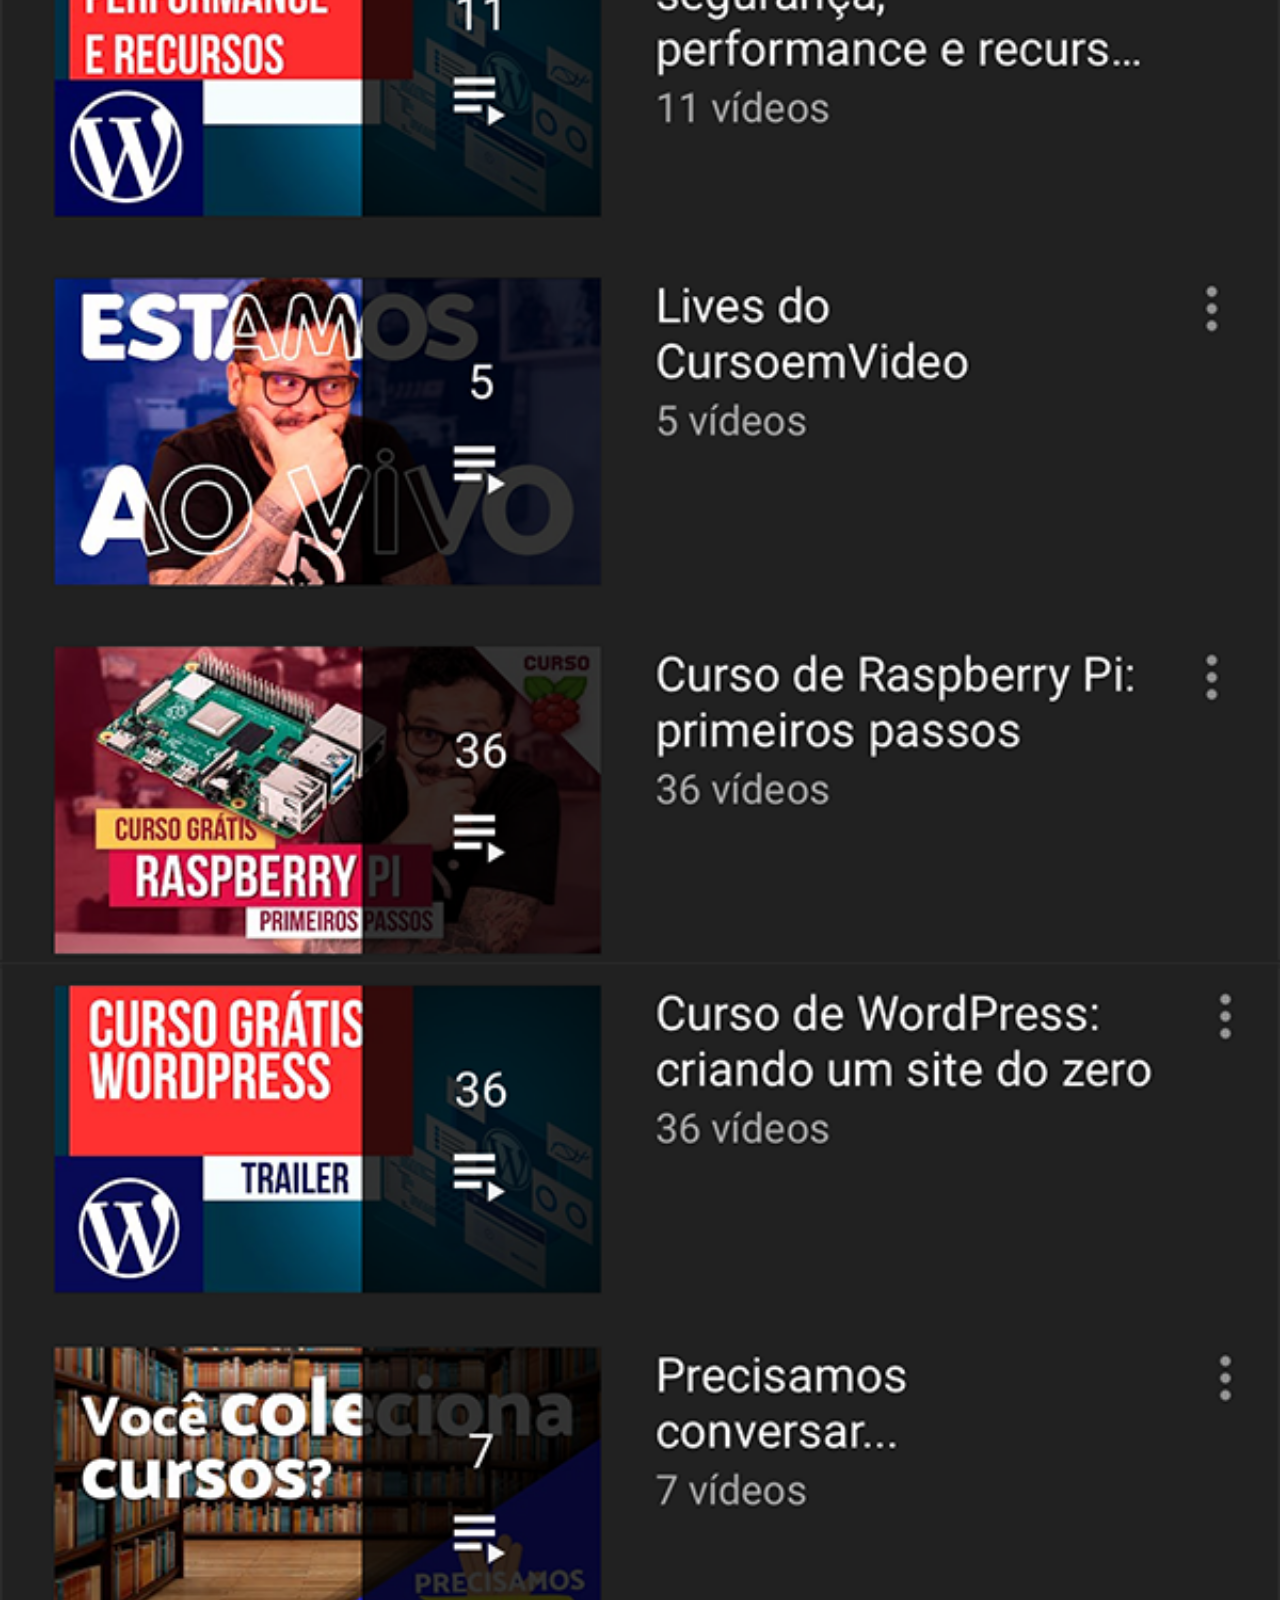
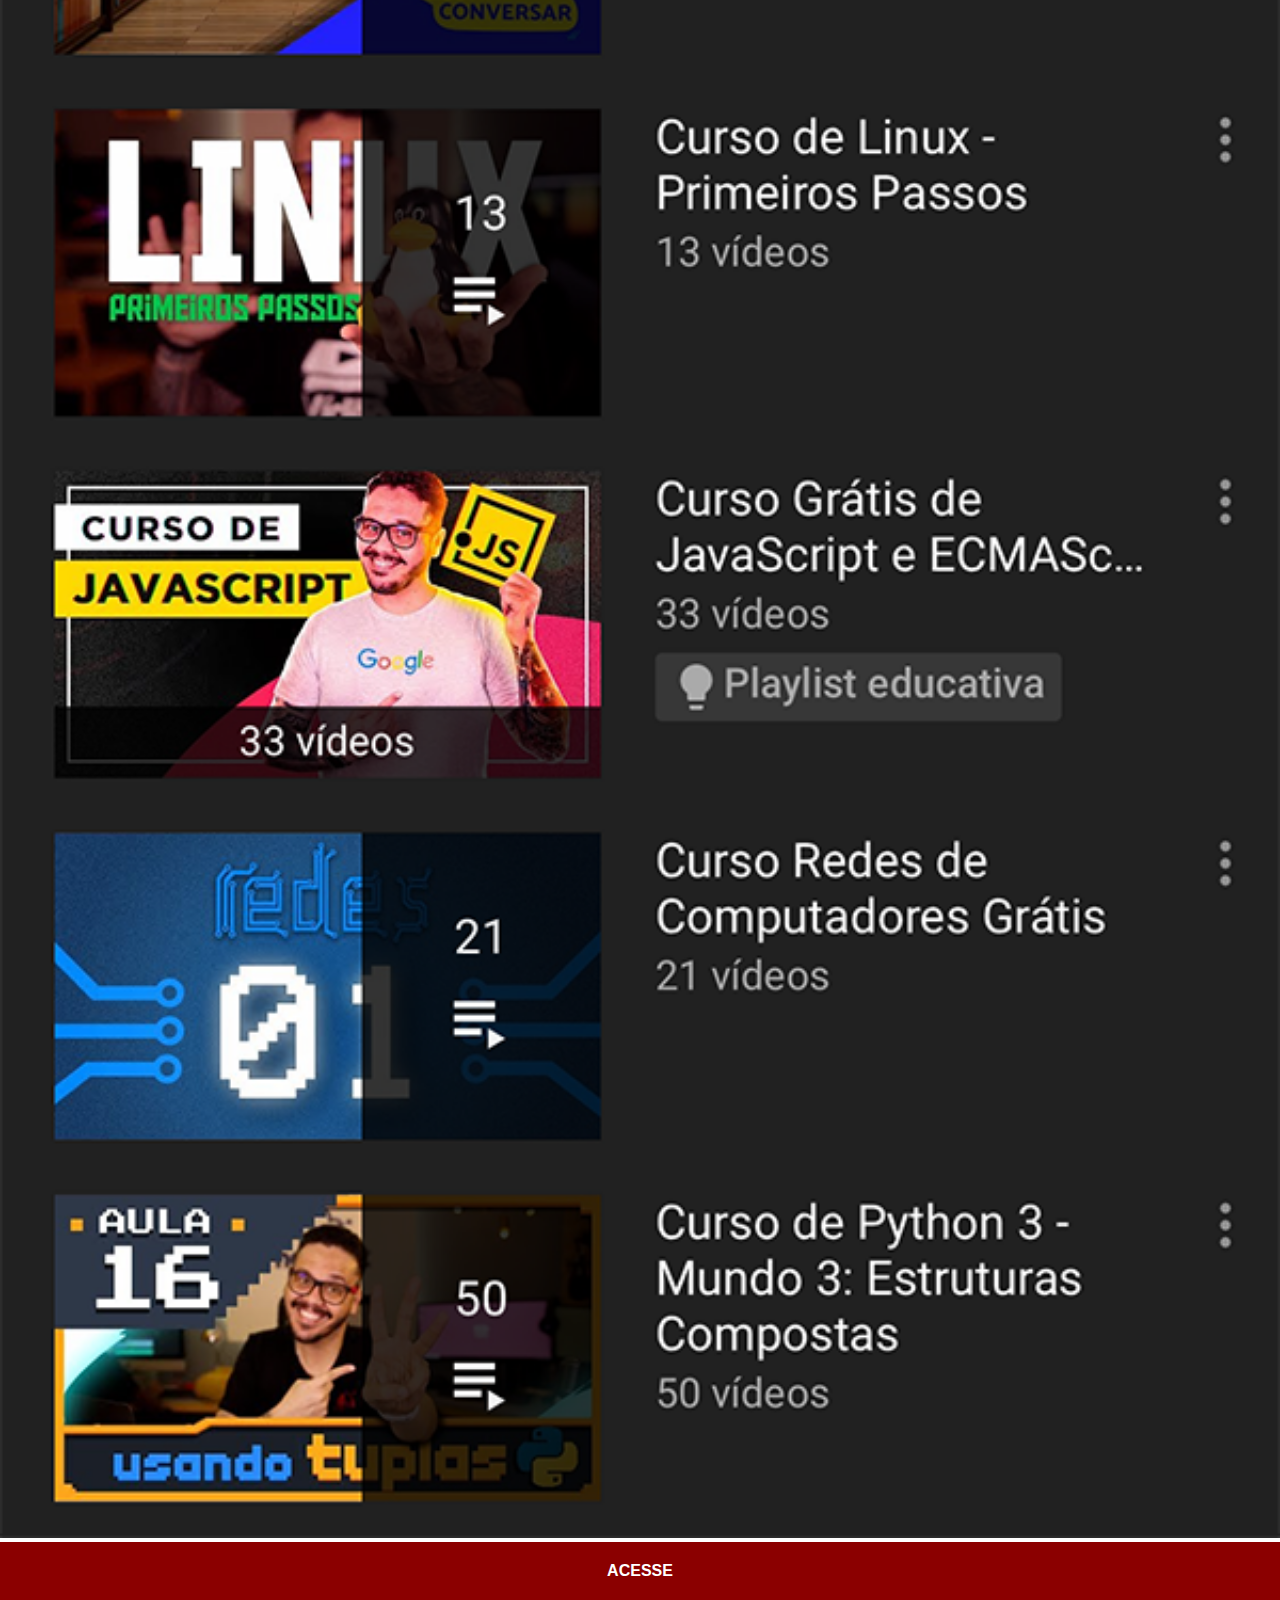
<file: youtube.html>
<!DOCTYPE html>
<html lang="pt-br">
<head>
    <meta charset="UTF-8">
    <meta name="viewport" content="width=device-width, initial-scale=1.0">
    <title>Youtube</title>
    <link rel="stylesheet" href="styles/bar.css">
</head>
<body>
    <img src="imagens/tela-youtube.png" alt="Curso em video youtube screen">
    <a href="https://www.youtube.com/cursosemvideo/playlists" target="_blank">ACESSE</a>
</body>
</html>
</file>
<file: styles/style.css>
@charset "UTF-8";

*{
    margin: 0px;
    padding: 0px;
    font-family: Arial, Helvetica, sans-serif;
}
html, body {
    height: 100vh;
    width: 100vw;
    background-color: black;
}
body{
    background: url('../imagens/fundo-madeira.jpg') no-repeat top center;
    background-size: cover;
    background-attachment: fixed;
}
main{
    height: 100vh;
    position: relative;
}
section#phone{
    position: absolute;
    top: 50%;
    left: 50%;
    transform: translate(-50%, -50%);
    height: 627px;
    width: 311px;
    background: url(../imagens/frame-iphone.png) no-repeat;
}
iframe#screen{
    position: relative;
    top: 79px;
    left: 21px;
    width: 266px;
    height: 470px;
}
section#bar{
    position: absolute;
    top: 28%;
    left: 95%;
}
section#bar img{
    width: 50px;
    margin: 10px;
    border-radius: 50%;
    box-shadow: 2px 2px 5px rgba(0, 0, 0, 0.61);
    box-sizing: border-box;
}
section#bar img:hover{
    border: 2px solid rgba(255, 255, 255, 0.651);
    transform: translate(-3px, -3px);
    box-shadow: 5px 5px 15px rgba(0, 0, 0, 0.616);
    transition: transform 0.2s, border 0.1s;
}
</file>
<file: styles/bar.css>
@charset "UTF-8";
*{
    margin: 0px;
    padding: 0px;
    font-family: Arial, Helvetica, sans-serif;
}
::-webkit-scrollbar{
    width: 0px;
    height: 0px;
}
img{
    width: 100vw;
}
a{
    display: block;
    background-color: darkred;
    padding: 20px;
    text-align: center;
    font-weight: bolder;
    text-decoration: none;
    color: white;
}
a:hover{
    background-color: red;
}
</file>
